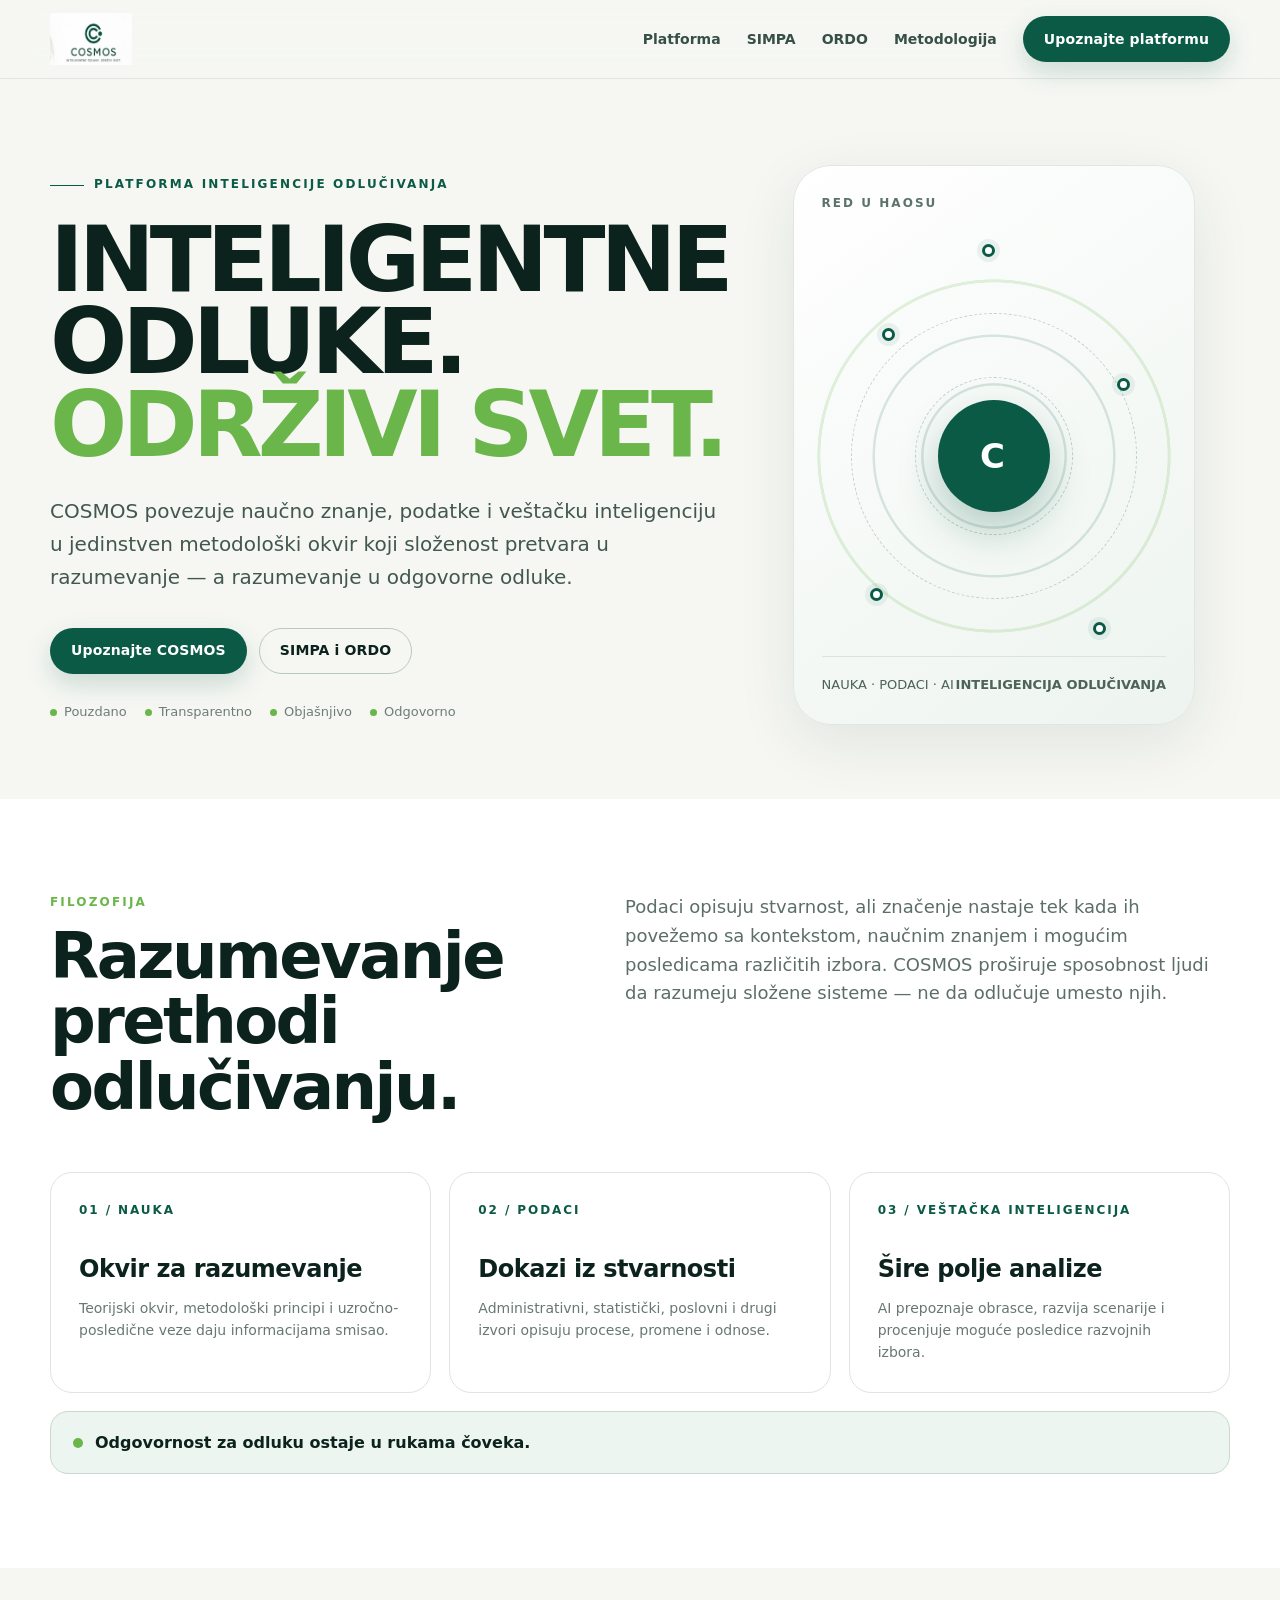
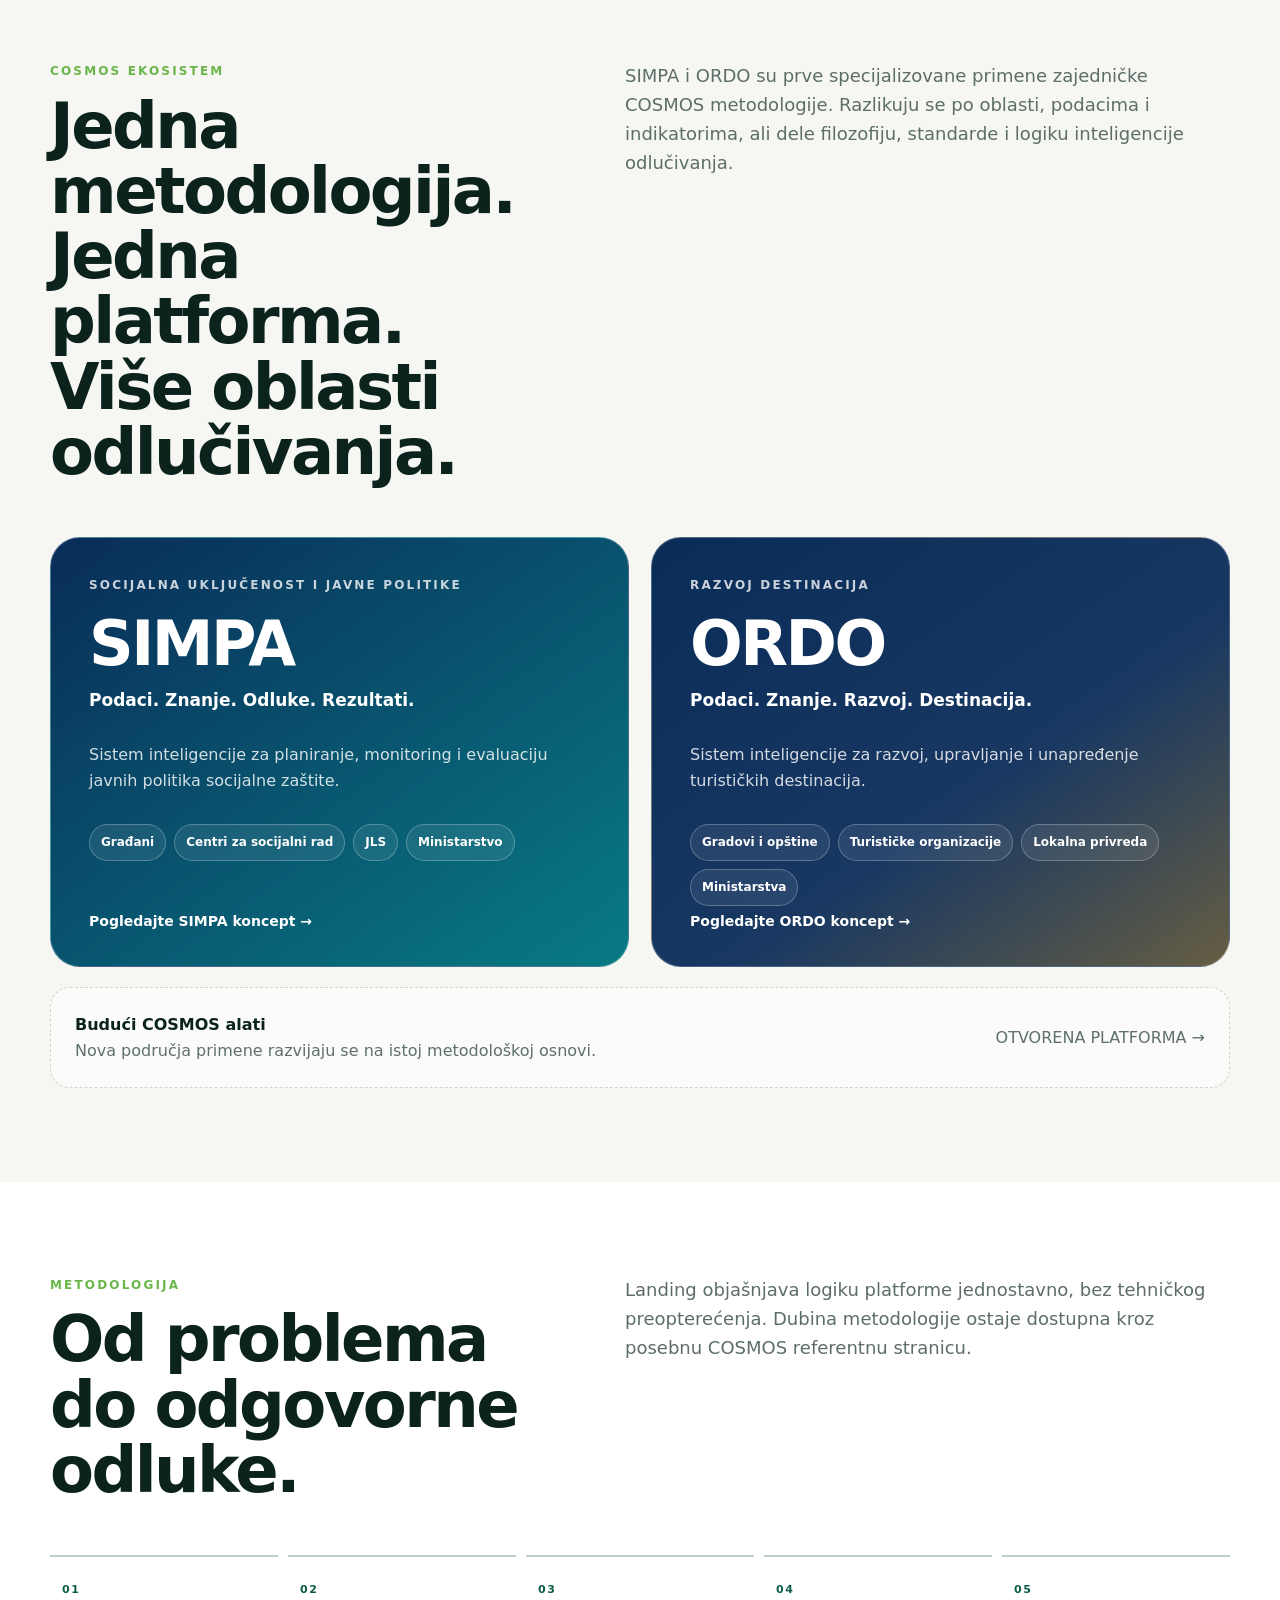
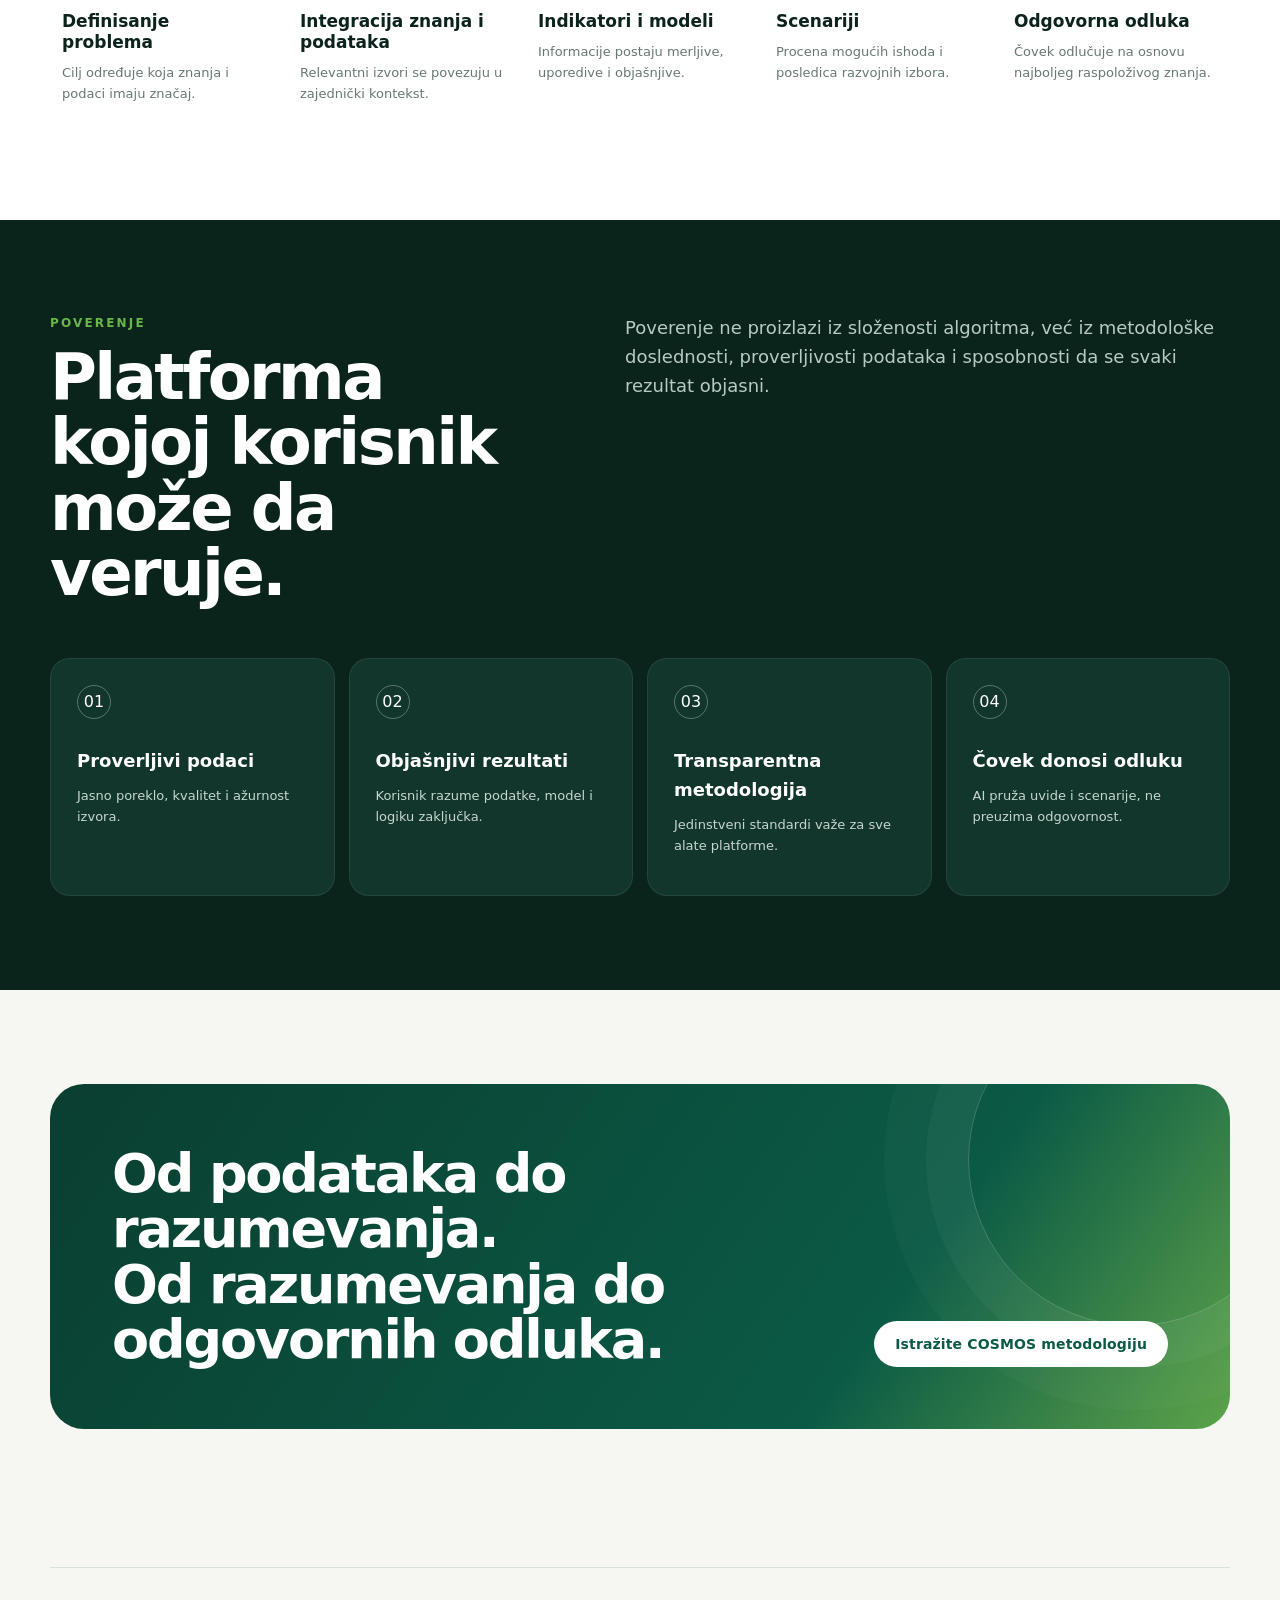
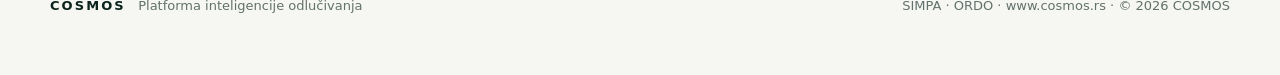
<file: reference-design/index.html>
<!doctype html>
<html lang="sr"><head><meta charset="utf-8"><meta name="viewport" content="width=device-width,initial-scale=1">
<title>COSMOS — Referentni landing page</title><link rel="stylesheet" href="assets/css/style.css"></head><body>

<header class="nav">
  <div class="container nav-inner">
    <a class="brand" href="index.html"><img src="assets/img/core_brand.png" alt="COSMOS"></a>
    <nav class="nav-links">
      <a href="index.html#platforma">Platforma</a>
      <a href="simpa.html">SIMPA</a>
      <a href="ordo.html">ORDO</a>
      <a href="cosmos.html">Metodologija</a>
      <a class="btn btn-primary" href="index.html#ekosistem">Upoznajte platformu</a>
    </nav>
  </div>
</header>

<main>
<section class="hero">
  <div class="container hero-grid">
    <div>
      <div class="eyebrow">Platforma inteligencije odlučivanja</div>
      <h1>INTELIGENTNE ODLUKE.<span>ODRŽIVI SVET.</span></h1>
      <p class="lead">COSMOS povezuje naučno znanje, podatke i veštačku inteligenciju u jedinstven metodološki okvir koji složenost pretvara u razumevanje — a razumevanje u odgovorne odluke.</p>
      <div class="hero-actions">
        <a class="btn btn-primary" href="#platforma">Upoznajte COSMOS</a>
        <a class="btn btn-secondary" href="#ekosistem">SIMPA i ORDO</a>
      </div>
      <div class="micro"><span><i></i>Pouzdano</span><span><i></i>Transparentno</span><span><i></i>Objašnjivo</span><span><i></i>Odgovorno</span></div>
    </div>
    <div class="orbit-card" aria-label="Apstraktni prikaz COSMOS sistema">
      <div class="label">Red u haosu</div>
      <div class="orbit"></div><div class="core-mark">C</div>
      <span class="node n1"></span><span class="node n2"></span><span class="node n3"></span><span class="node n4"></span><span class="node n5"></span>
      <div class="orbit-caption"><span>NAUKA · PODACI · AI</span><strong>INTELIGENCIJA ODLUČIVANJA</strong></div>
    </div>
  </div>
</section>

<section class="section white" id="platforma">
  <div class="container">
    <div class="section-title">
      <div><div class="kicker">Filozofija</div><h2>Razumevanje prethodi odlučivanju.</h2></div>
      <p>Podaci opisuju stvarnost, ali značenje nastaje tek kada ih povežemo sa kontekstom, naučnim znanjem i mogućim posledicama različitih izbora. COSMOS proširuje sposobnost ljudi da razumeju složene sisteme — ne da odlučuje umesto njih.</p>
    </div>
    <div class="pillars">
      <article class="pillar"><div class="num">01 / NAUKA</div><h3>Okvir za razumevanje</h3><p>Teorijski okvir, metodološki principi i uzročno-posledične veze daju informacijama smisao.</p></article>
      <article class="pillar"><div class="num">02 / PODACI</div><h3>Dokazi iz stvarnosti</h3><p>Administrativni, statistički, poslovni i drugi izvori opisuju procese, promene i odnose.</p></article>
      <article class="pillar"><div class="num">03 / VEŠTAČKA INTELIGENCIJA</div><h3>Šire polje analize</h3><p>AI prepoznaje obrasce, razvija scenarije i procenjuje moguće posledice razvojnih izbora.</p></article>
    </div>
    <div class="human-note">Odgovornost za odluku ostaje u rukama čoveka.</div>
  </div>
</section>

<section class="section" id="ekosistem">
  <div class="container">
    <div class="section-title">
      <div><div class="kicker">COSMOS ekosistem</div><h2>Jedna metodologija. Jedna platforma. Više oblasti odlučivanja.</h2></div>
      <p>SIMPA i ORDO su prve specijalizovane primene zajedničke COSMOS metodologije. Razlikuju se po oblasti, podacima i indikatorima, ali dele filozofiju, standarde i logiku inteligencije odlučivanja.</p>
    </div>
    <div class="ecosystem">
      <article class="product simpa">
        <div class="tag">Socijalna uključenost i javne politike</div>
        <h3>SIMPA</h3><div class="motto">Podaci. Znanje. Odluke. Rezultati.</div>
        <p>Sistem inteligencije za planiranje, monitoring i evaluaciju javnih politika socijalne zaštite.</p>
        <div class="chips"><span class="chip">Građani</span><span class="chip">Centri za socijalni rad</span><span class="chip">JLS</span><span class="chip">Ministarstvo</span></div>
        <a class="link" href="simpa.html">Pogledajte SIMPA koncept →</a>
      </article>
      <article class="product ordo">
        <div class="tag">Razvoj destinacija</div>
        <h3>ORDO</h3><div class="motto">Podaci. Znanje. Razvoj. Destinacija.</div>
        <p>Sistem inteligencije za razvoj, upravljanje i unapređenje turističkih destinacija.</p>
        <div class="chips"><span class="chip">Gradovi i opštine</span><span class="chip">Turističke organizacije</span><span class="chip">Lokalna privreda</span><span class="chip">Ministarstva</span></div>
        <a class="link" href="ordo.html">Pogledajte ORDO koncept →</a>
      </article>
    </div>
    <div class="future"><div><strong>Budući COSMOS alati</strong><br><span>Nova područja primene razvijaju se na istoj metodološkoj osnovi.</span></div><span>OTVORENA PLATFORMA →</span></div>
  </div>
</section>

<section class="section white">
  <div class="container">
    <div class="section-title">
      <div><div class="kicker">Metodologija</div><h2>Od problema do odgovorne odluke.</h2></div>
      <p>Landing objašnjava logiku platforme jednostavno, bez tehničkog preopterećenja. Dubina metodologije ostaje dostupna kroz posebnu COSMOS referentnu stranicu.</p>
    </div>
    <div class="steps">
      <div class="step"><div class="snum">01</div><h3>Definisanje problema</h3><p>Cilj određuje koja znanja i podaci imaju značaj.</p></div>
      <div class="step"><div class="snum">02</div><h3>Integracija znanja i podataka</h3><p>Relevantni izvori se povezuju u zajednički kontekst.</p></div>
      <div class="step"><div class="snum">03</div><h3>Indikatori i modeli</h3><p>Informacije postaju merljive, uporedive i objašnjive.</p></div>
      <div class="step"><div class="snum">04</div><h3>Scenariji</h3><p>Procena mogućih ishoda i posledica razvojnih izbora.</p></div>
      <div class="step"><div class="snum">05</div><h3>Odgovorna odluka</h3><p>Čovek odlučuje na osnovu najboljeg raspoloživog znanja.</p></div>
    </div>
  </div>
</section>

<section class="section dark">
  <div class="container">
    <div class="section-title">
      <div><div class="kicker">Poverenje</div><h2>Platforma kojoj korisnik može da veruje.</h2></div>
      <p>Poverenje ne proizlazi iz složenosti algoritma, već iz metodološke doslednosti, proverljivosti podataka i sposobnosti da se svaki rezultat objasni.</p>
    </div>
    <div class="trust-grid">
      <article class="trust"><div class="dot">01</div><h3>Proverljivi podaci</h3><p>Jasno poreklo, kvalitet i ažurnost izvora.</p></article>
      <article class="trust"><div class="dot">02</div><h3>Objašnjivi rezultati</h3><p>Korisnik razume podatke, model i logiku zaključka.</p></article>
      <article class="trust"><div class="dot">03</div><h3>Transparentna metodologija</h3><p>Jedinstveni standardi važe za sve alate platforme.</p></article>
      <article class="trust"><div class="dot">04</div><h3>Čovek donosi odluku</h3><p>AI pruža uvide i scenarije, ne preuzima odgovornost.</p></article>
    </div>
  </div>
</section>

<section class="section">
 <div class="container"><div class="cta"><h2>Od podataka do razumevanja.<br>Od razumevanja do odgovornih odluka.</h2><a class="btn btn-light" href="cosmos.html">Istražite COSMOS metodologiju</a></div></div>
</section>
</main>
<footer class="footer">
  <div class="container footer-inner">
    <div><strong>COSMOS</strong> &nbsp; Platforma inteligencije odlučivanja</div>
    <div>SIMPA · ORDO · www.cosmos.rs · © 2026 COSMOS</div>
  </div>
</footer>

</body></html>
</file>
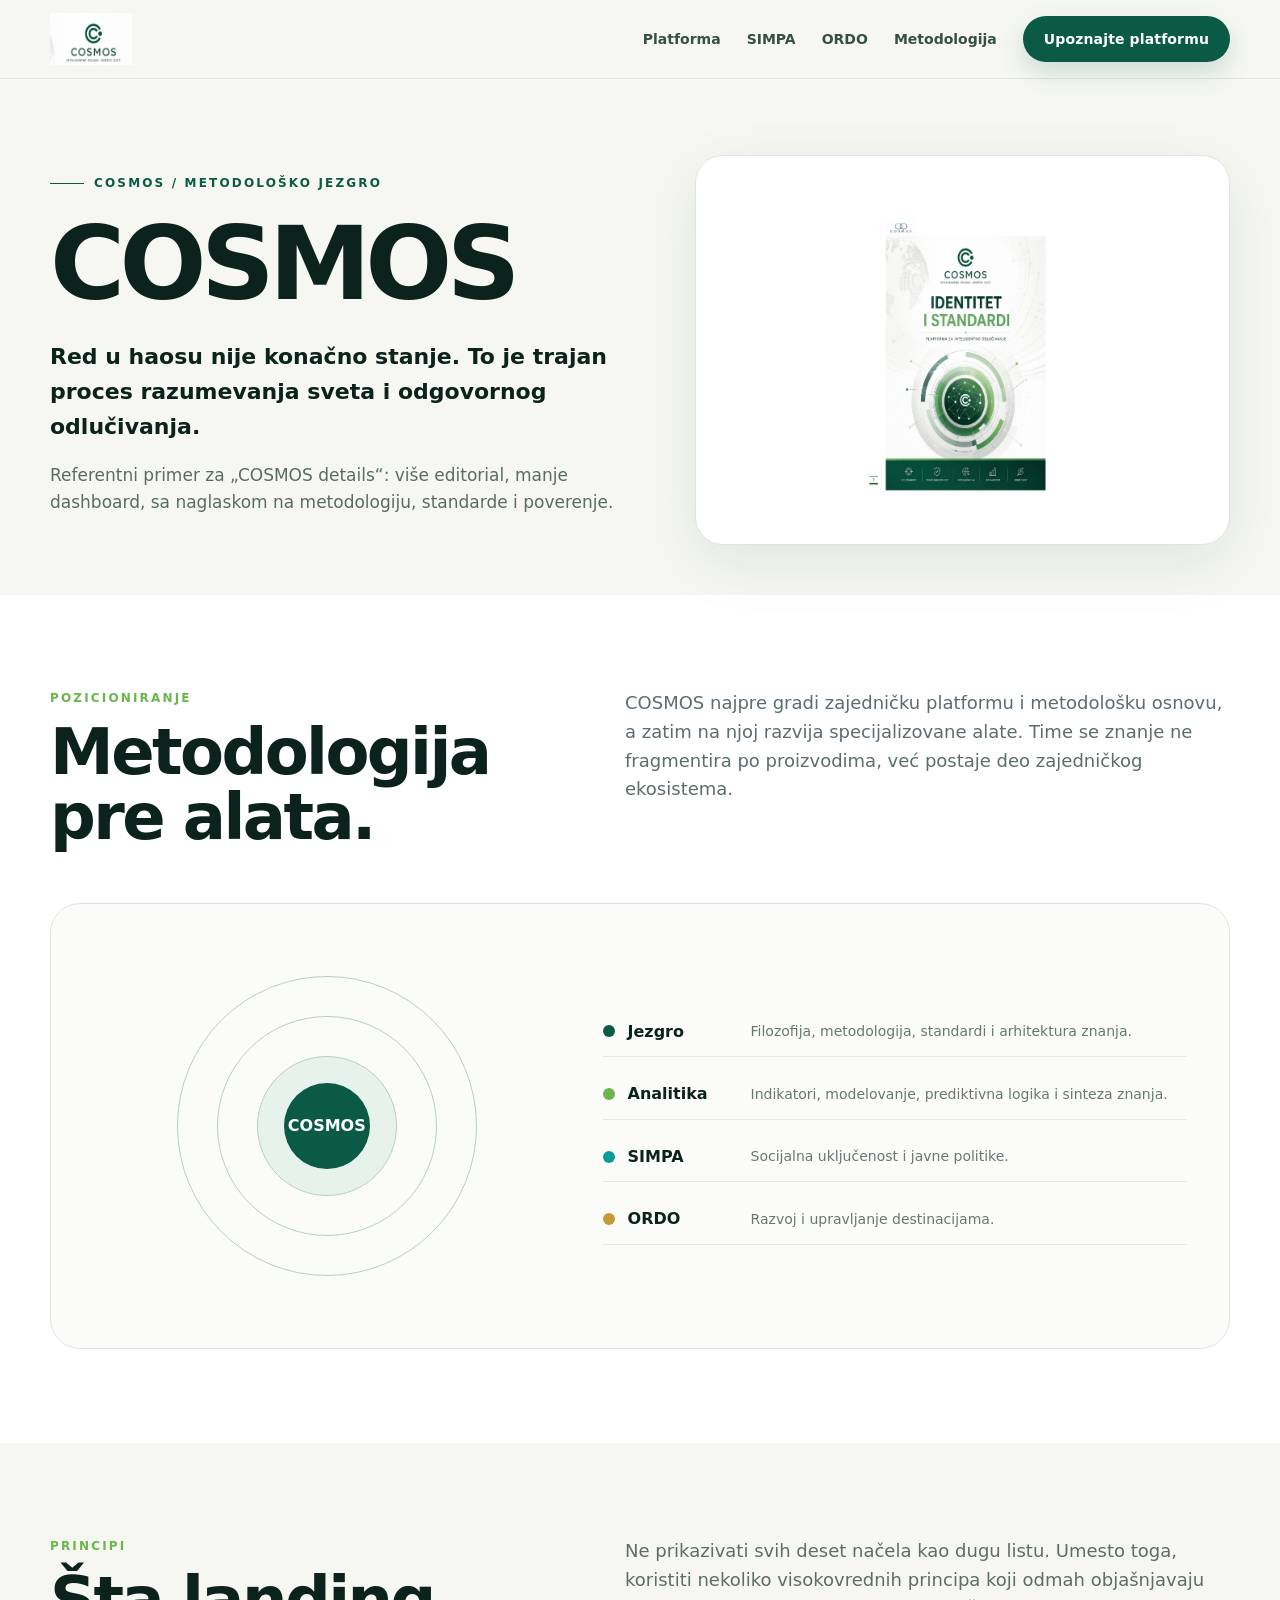
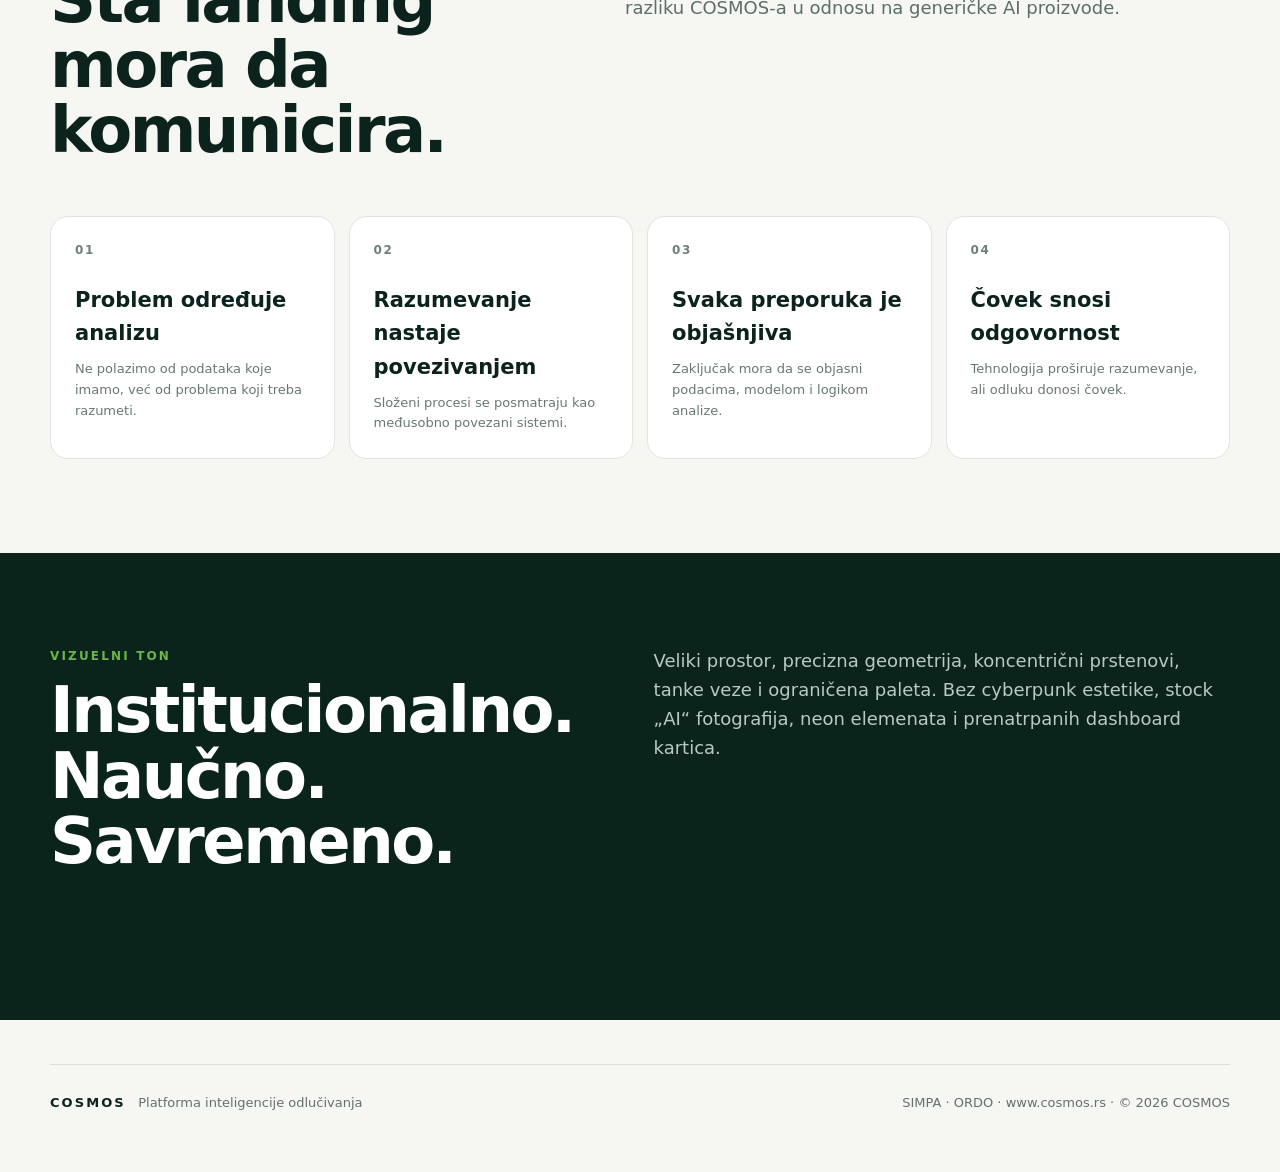
<file: reference-design/cosmos.html>
<!doctype html><html lang="sr"><head><meta charset="utf-8"><meta name="viewport" content="width=device-width,initial-scale=1">
<title>COSMOS — Detalj koncept</title><link rel="stylesheet" href="assets/css/style.css"></head><body>
<header class="nav">
  <div class="container nav-inner">
    <a class="brand" href="index.html"><img src="assets/img/core_brand.png" alt="COSMOS"></a>
    <nav class="nav-links">
      <a href="index.html#platforma">Platforma</a>
      <a href="simpa.html">SIMPA</a>
      <a href="ordo.html">ORDO</a>
      <a href="cosmos.html">Metodologija</a>
      <a class="btn btn-primary" href="index.html#ekosistem">Upoznajte platformu</a>
    </nav>
  </div>
</header>

<main>
<section class="detail-hero">
 <div class="container wrap">
  <div><div class="eyebrow">COSMOS / metodološko jezgro</div><h1>COSMOS</h1><p class="statement">Red u haosu nije konačno stanje. To je trajan proces razumevanja sveta i odgovornog odlučivanja.</p><p class="copy">Referentni primer za „COSMOS details“: više editorial, manje dashboard, sa naglaskom na metodologiju, standarde i poverenje.</p></div>
  <div class="brand-card"><img src="assets/img/core_cover.png" alt="COSMOS identitet i standardi — naslovna strana"></div>
 </div>
</section>
<section class="section white">
 <div class="container">
  <div class="section-title"><div><div class="kicker">Pozicioniranje</div><h2>Metodologija pre alata.</h2></div><p>COSMOS najpre gradi zajedničku platformu i metodološku osnovu, a zatim na njoj razvija specijalizovane alate. Time se znanje ne fragmentira po proizvodima, već postaje deo zajedničkog ekosistema.</p></div>
  <div class="system-map">
   <div class="rings"><div class="ring r1"></div><div class="ring r2"></div><div class="ring r3"></div><div class="ring-center">COSMOS</div></div>
   <div class="legend">
    <div class="legend-item"><span class="swatch" style="background:#0b5a46"></span><b>Jezgro</b><span>Filozofija, metodologija, standardi i arhitektura znanja.</span></div>
    <div class="legend-item"><span class="swatch" style="background:#6ab64a"></span><b>Analitika</b><span>Indikatori, modelovanje, prediktivna logika i sinteza znanja.</span></div>
    <div class="legend-item"><span class="swatch" style="background:#0b9c9a"></span><b>SIMPA</b><span>Socijalna uključenost i javne politike.</span></div>
    <div class="legend-item"><span class="swatch" style="background:#c59a3b"></span><b>ORDO</b><span>Razvoj i upravljanje destinacijama.</span></div>
   </div>
  </div>
 </div>
</section>
<section class="section">
 <div class="container">
  <div class="section-title"><div><div class="kicker">Principi</div><h2>Šta landing mora da komunicira.</h2></div><p>Ne prikazivati svih deset načela kao dugu listu. Umesto toga, koristiti nekoliko visokovrednih principa koji odmah objašnjavaju razliku COSMOS-a u odnosu na generičke AI proizvode.</p></div>
  <div class="metric-grid">
   <article class="metric"><div class="top">01</div><h3>Problem određuje analizu</h3><p>Ne polazimo od podataka koje imamo, već od problema koji treba razumeti.</p></article>
   <article class="metric"><div class="top">02</div><h3>Razumevanje nastaje povezivanjem</h3><p>Složeni procesi se posmatraju kao međusobno povezani sistemi.</p></article>
   <article class="metric"><div class="top">03</div><h3>Svaka preporuka je objašnjiva</h3><p>Zaključak mora da se objasni podacima, modelom i logikom analize.</p></article>
   <article class="metric"><div class="top">04</div><h3>Čovek snosi odgovornost</h3><p>Tehnologija proširuje razumevanje, ali odluku donosi čovek.</p></article>
  </div>
 </div>
</section>
<section class="section dark">
 <div class="container"><div class="section-title"><div><div class="kicker">Vizuelni ton</div><h2>Institucionalno. Naučno. Savremeno.</h2></div><p>Veliki prostor, precizna geometrija, koncentrični prstenovi, tanke veze i ograničena paleta. Bez cyberpunk estetike, stock „AI“ fotografija, neon elemenata i prenatrpanih dashboard kartica.</p></div></div>
</section>
</main>
<footer class="footer">
  <div class="container footer-inner">
    <div><strong>COSMOS</strong> &nbsp; Platforma inteligencije odlučivanja</div>
    <div>SIMPA · ORDO · www.cosmos.rs · © 2026 COSMOS</div>
  </div>
</footer>
</body></html>
</file>
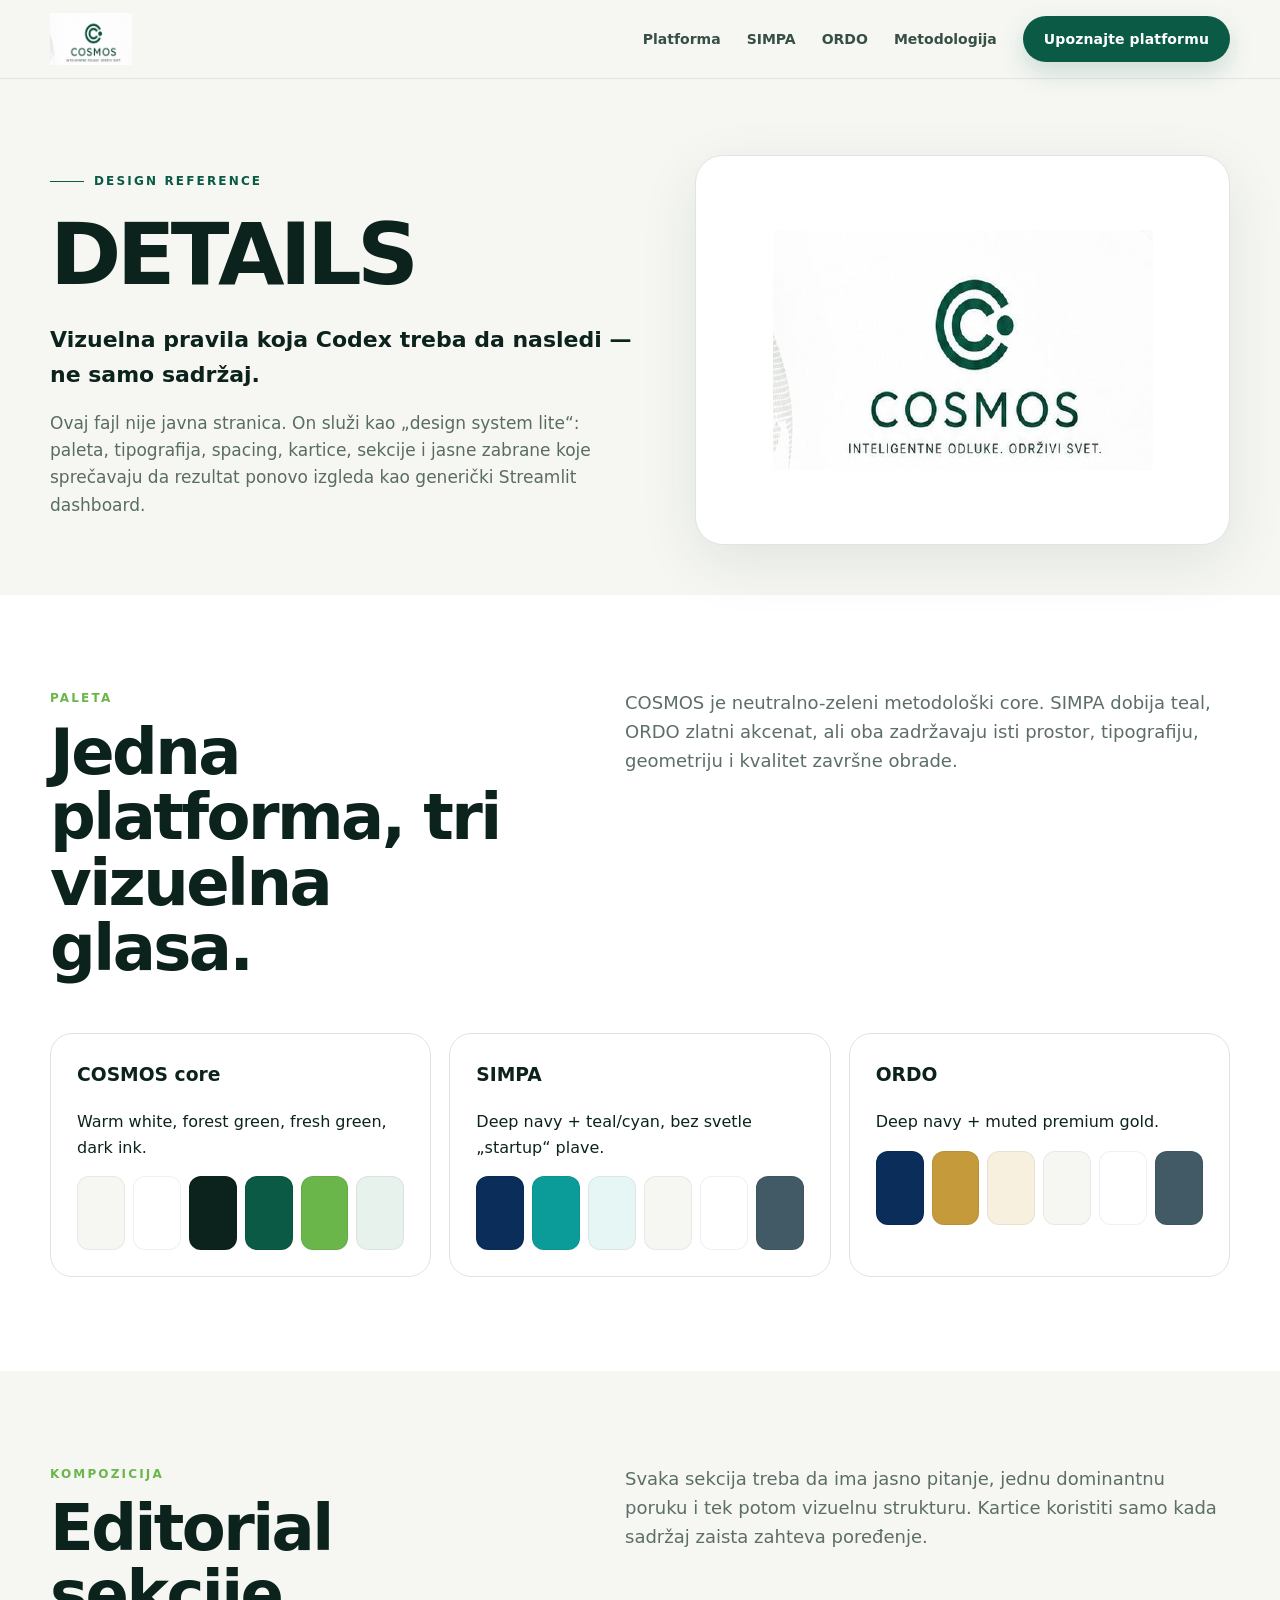
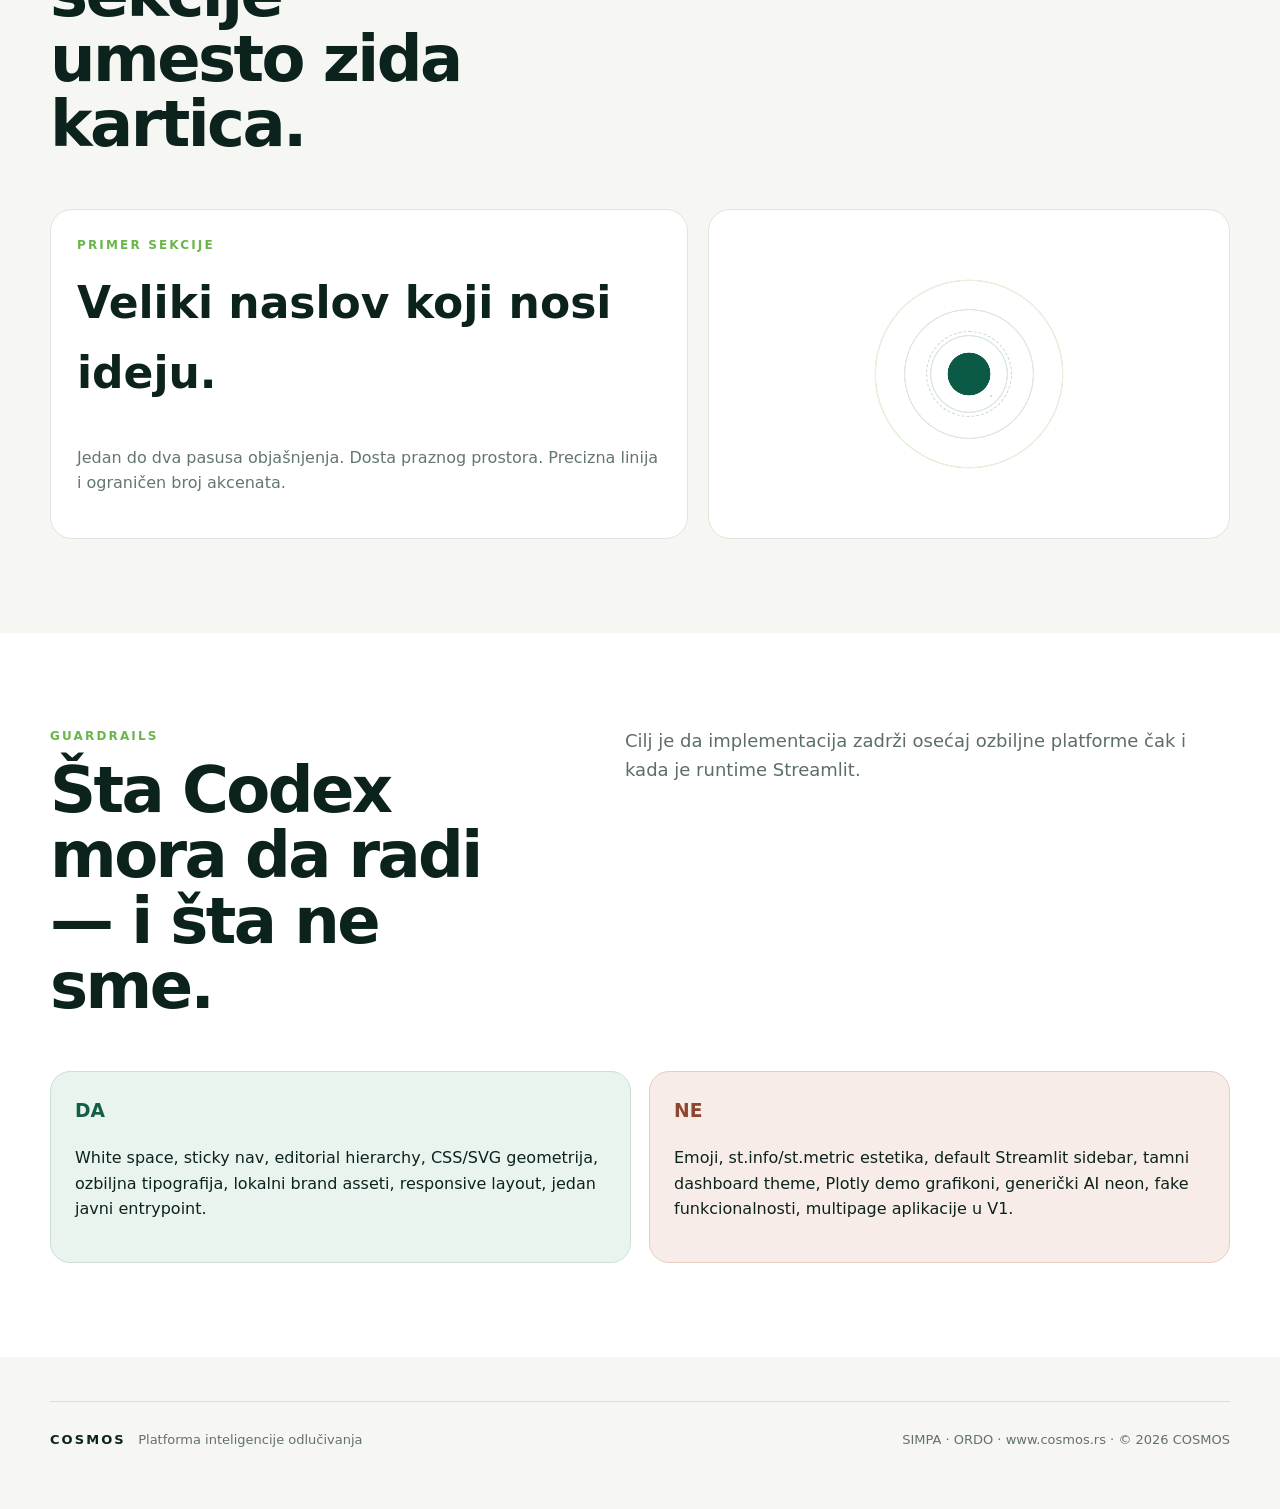
<file: reference-design/details.html>
<!doctype html><html lang="sr"><head><meta charset="utf-8"><meta name="viewport" content="width=device-width,initial-scale=1">
<title>COSMOS — Design details</title><link rel="stylesheet" href="assets/css/style.css"></head><body>
<header class="nav">
  <div class="container nav-inner">
    <a class="brand" href="index.html"><img src="assets/img/core_brand.png" alt="COSMOS"></a>
    <nav class="nav-links">
      <a href="index.html#platforma">Platforma</a>
      <a href="simpa.html">SIMPA</a>
      <a href="ordo.html">ORDO</a>
      <a href="cosmos.html">Metodologija</a>
      <a class="btn btn-primary" href="index.html#ekosistem">Upoznajte platformu</a>
    </nav>
  </div>
</header>

<main>
<section class="detail-hero">
 <div class="container wrap">
  <div><div class="eyebrow">Design reference</div><h1 style="font-size:86px">DETAILS</h1><p class="statement">Vizuelna pravila koja Codex treba da nasledi — ne samo sadržaj.</p><p class="copy">Ovaj fajl nije javna stranica. On služi kao „design system lite“: paleta, tipografija, spacing, kartice, sekcije i jasne zabrane koje sprečavaju da rezultat ponovo izgleda kao generički Streamlit dashboard.</p></div>
  <div class="brand-card"><img src="assets/img/core_brand.png" alt="COSMOS brand"></div>
 </div>
</section>
<section class="section white">
 <div class="container">
  <div class="section-title"><div><div class="kicker">Paleta</div><h2>Jedna platforma, tri vizuelna glasa.</h2></div><p>COSMOS je neutralno-zeleni metodološki core. SIMPA dobija teal, ORDO zlatni akcenat, ali oba zadržavaju isti prostor, tipografiju, geometriju i kvalitet završne obrade.</p></div>
  <div class="design-grid">
   <div class="design-card"><h3>COSMOS core</h3><p>Warm white, forest green, fresh green, dark ink.</p><div class="palette"><div class="color" style="background:#f6f7f3"></div><div class="color" style="background:#ffffff"></div><div class="color" style="background:#0c231d"></div><div class="color" style="background:#0b5a46"></div><div class="color" style="background:#6ab64a"></div><div class="color" style="background:#e8f2ec"></div></div></div>
   <div class="design-card"><h3>SIMPA</h3><p>Deep navy + teal/cyan, bez svetle „startup“ plave.</p><div class="palette"><div class="color" style="background:#0a2d59"></div><div class="color" style="background:#0b9c9a"></div><div class="color" style="background:#e6f6f5"></div><div class="color" style="background:#f6f7f3"></div><div class="color" style="background:#ffffff"></div><div class="color" style="background:#415a66"></div></div></div>
   <div class="design-card"><h3>ORDO</h3><p>Deep navy + muted premium gold.</p><div class="palette"><div class="color" style="background:#0a2d59"></div><div class="color" style="background:#c59a3b"></div><div class="color" style="background:#f7f0df"></div><div class="color" style="background:#f6f7f3"></div><div class="color" style="background:#ffffff"></div><div class="color" style="background:#415a66"></div></div></div>
  </div>
 </div>
</section>
<section class="section">
 <div class="container">
  <div class="section-title"><div><div class="kicker">Kompozicija</div><h2>Editorial sekcije umesto zida kartica.</h2></div><p>Svaka sekcija treba da ima jasno pitanje, jednu dominantnu poruku i tek potom vizuelnu strukturu. Kartice koristiti samo kada sadržaj zaista zahteva poređenje.</p></div>
  <div class="patterns">
   <div class="pattern-demo"><div class="kicker">Primer sekcije</div><h2 style="font-size:44px;max-width:620px">Veliki naslov koji nosi ideju.</h2><p style="max-width:650px;color:#64766e">Jedan do dva pasusa objašnjenja. Dosta praznog prostora. Precizna linija i ograničen broj akcenata.</p></div>
   <div class="pattern-demo"><div class="orbit" style="width:230px;height:230px;position:relative;left:50%;top:50%;transform:translate(-50%,-50%)"></div></div>
  </div>
 </div>
</section>
<section class="section white">
 <div class="container">
  <div class="section-title"><div><div class="kicker">Guardrails</div><h2>Šta Codex mora da radi — i šta ne sme.</h2></div><p>Cilj je da implementacija zadrži osećaj ozbiljne platforme čak i kada je runtime Streamlit.</p></div>
  <div class="do-dont">
   <div class="do"><h3>DA</h3><p>White space, sticky nav, editorial hierarchy, CSS/SVG geometrija, ozbiljna tipografija, lokalni brand asseti, responsive layout, jedan javni entrypoint.</p></div>
   <div class="dont"><h3>NE</h3><p>Emoji, st.info/st.metric estetika, default Streamlit sidebar, tamni dashboard theme, Plotly demo grafikoni, generički AI neon, fake funkcionalnosti, multipage aplikacije u V1.</p></div>
  </div>
 </div>
</section>
</main>
<footer class="footer">
  <div class="container footer-inner">
    <div><strong>COSMOS</strong> &nbsp; Platforma inteligencije odlučivanja</div>
    <div>SIMPA · ORDO · www.cosmos.rs · © 2026 COSMOS</div>
  </div>
</footer>
</body></html>
</file>
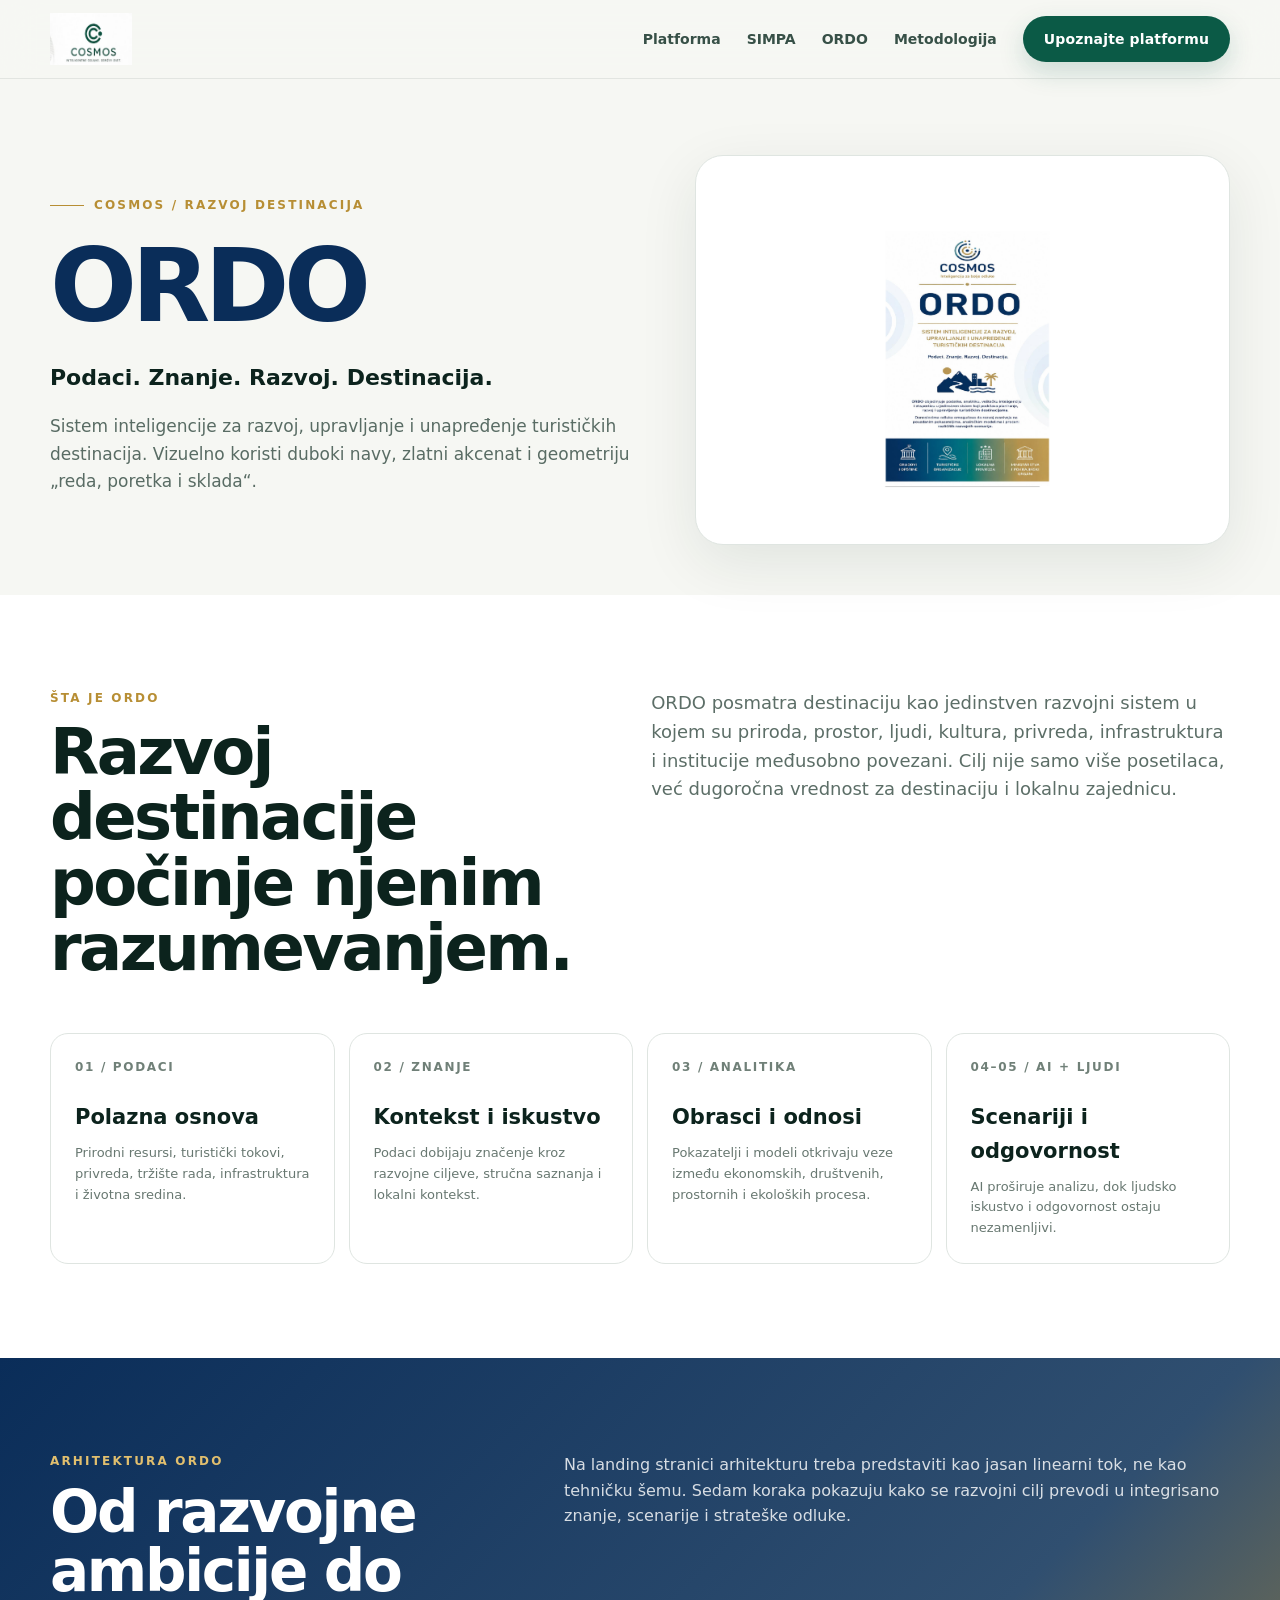
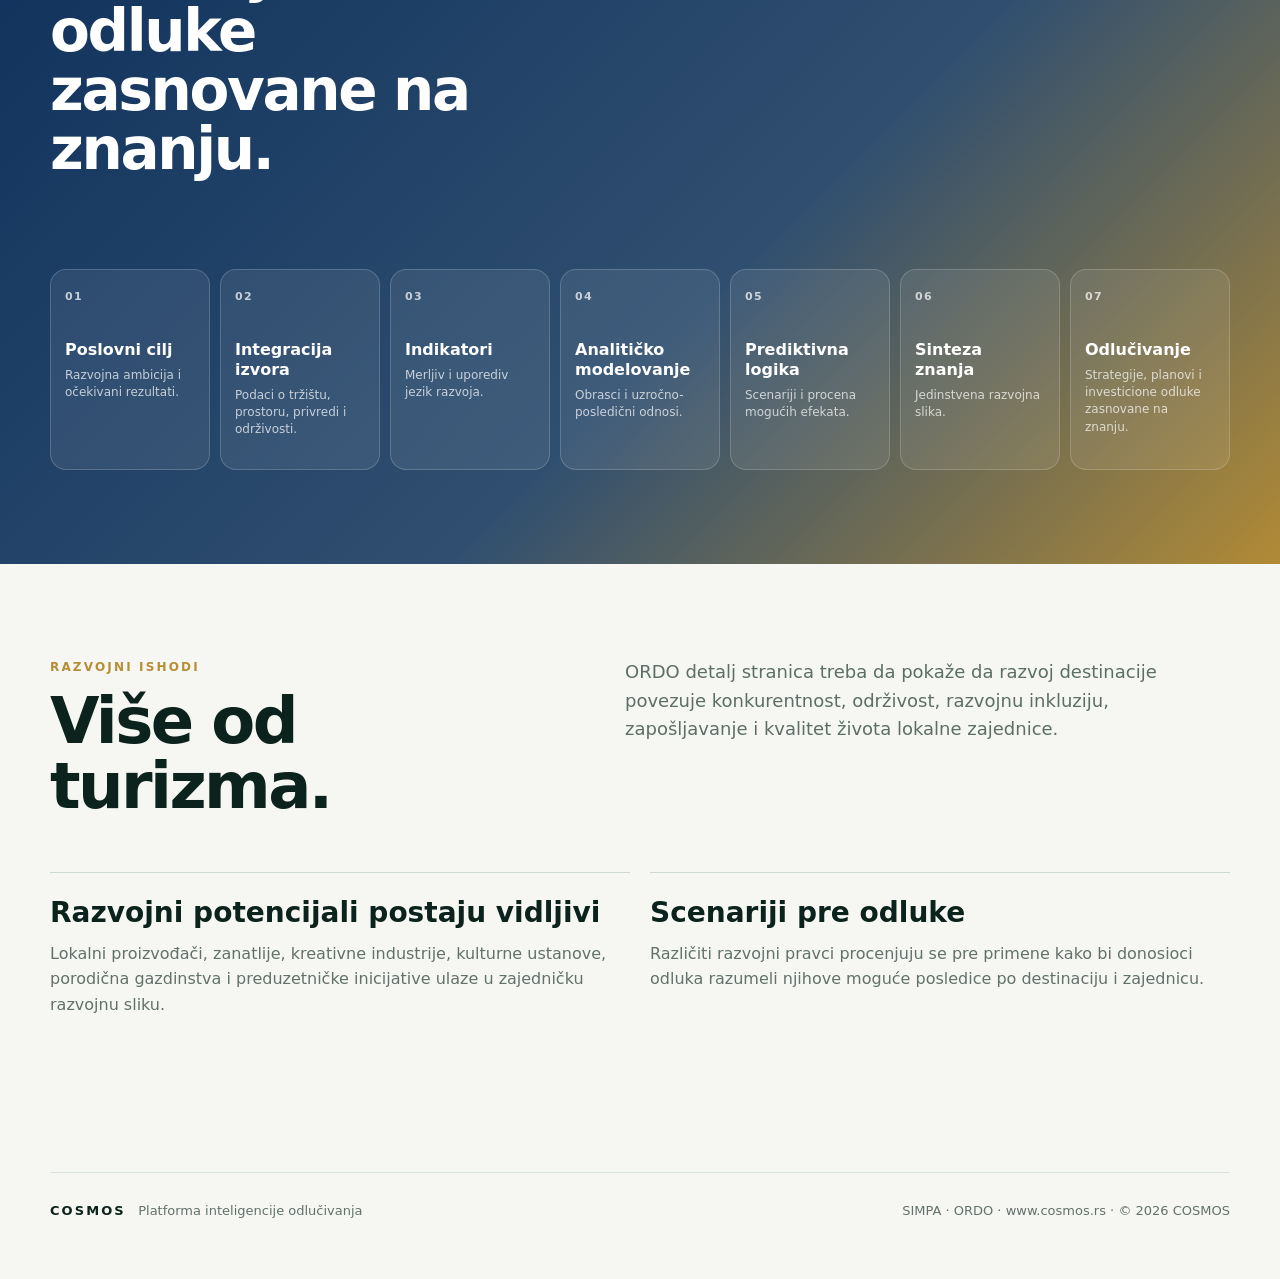
<file: reference-design/ordo.html>
<!doctype html><html lang="sr"><head><meta charset="utf-8"><meta name="viewport" content="width=device-width,initial-scale=1">
<title>ORDO — Referentni detalj</title><link rel="stylesheet" href="assets/css/style.css"></head><body>
<header class="nav">
  <div class="container nav-inner">
    <a class="brand" href="index.html"><img src="assets/img/core_brand.png" alt="COSMOS"></a>
    <nav class="nav-links">
      <a href="index.html#platforma">Platforma</a>
      <a href="simpa.html">SIMPA</a>
      <a href="ordo.html">ORDO</a>
      <a href="cosmos.html">Metodologija</a>
      <a class="btn btn-primary" href="index.html#ekosistem">Upoznajte platformu</a>
    </nav>
  </div>
</header>

<main>
<section class="detail-hero ordo">
 <div class="container wrap">
  <div><div class="eyebrow" style="color:#b78e34">COSMOS / razvoj destinacija</div><h1>ORDO</h1><p class="statement">Podaci. Znanje. Razvoj. Destinacija.</p><p class="copy">Sistem inteligencije za razvoj, upravljanje i unapređenje turističkih destinacija. Vizuelno koristi duboki navy, zlatni akcenat i geometriju „reda, poretka i sklada“.</p></div>
  <div class="brand-card"><img src="assets/img/ordo_cover.png" alt="ORDO naslovna strana"></div>
 </div>
</section>
<section class="section white">
 <div class="container">
  <div class="section-title"><div><div class="kicker" style="color:#b78e34">Šta je ORDO</div><h2>Razvoj destinacije počinje njenim razumevanjem.</h2></div><p>ORDO posmatra destinaciju kao jedinstven razvojni sistem u kojem su priroda, prostor, ljudi, kultura, privreda, infrastruktura i institucije međusobno povezani. Cilj nije samo više posetilaca, već dugoročna vrednost za destinaciju i lokalnu zajednicu.</p></div>
  <div class="metric-grid">
   <article class="metric"><div class="top">01 / Podaci</div><h3>Polazna osnova</h3><p>Prirodni resursi, turistički tokovi, privreda, tržište rada, infrastruktura i životna sredina.</p></article>
   <article class="metric"><div class="top">02 / Znanje</div><h3>Kontekst i iskustvo</h3><p>Podaci dobijaju značenje kroz razvojne ciljeve, stručna saznanja i lokalni kontekst.</p></article>
   <article class="metric"><div class="top">03 / Analitika</div><h3>Obrasci i odnosi</h3><p>Pokazatelji i modeli otkrivaju veze između ekonomskih, društvenih, prostornih i ekoloških procesa.</p></article>
   <article class="metric"><div class="top">04–05 / AI + ljudi</div><h3>Scenariji i odgovornost</h3><p>AI proširuje analizu, dok ljudsko iskustvo i odgovornost ostaju nezamenljivi.</p></article>
  </div>
 </div>
</section>
<section class="section ordo-band">
 <div class="container">
  <div class="band-grid"><div><div class="kicker" style="color:#e1bf6e">Arhitektura ORDO</div><h2>Od razvojne ambicije do odluke zasnovane na znanju.</h2></div><p>Na landing stranici arhitekturu treba predstaviti kao jasan linearni tok, ne kao tehničku šemu. Sedam koraka pokazuju kako se razvojni cilj prevodi u integrisano znanje, scenarije i strateške odluke.</p></div>
  <div class="flow seven">
   <div class="flow-card"><div class="num">01</div><h3>Poslovni cilj</h3><p>Razvojna ambicija i očekivani rezultati.</p></div>
   <div class="flow-card"><div class="num">02</div><h3>Integracija izvora</h3><p>Podaci o tržištu, prostoru, privredi i održivosti.</p></div>
   <div class="flow-card"><div class="num">03</div><h3>Indikatori</h3><p>Merljiv i uporediv jezik razvoja.</p></div>
   <div class="flow-card"><div class="num">04</div><h3>Analitičko modelovanje</h3><p>Obrasci i uzročno-posledični odnosi.</p></div>
   <div class="flow-card"><div class="num">05</div><h3>Prediktivna logika</h3><p>Scenariji i procena mogućih efekata.</p></div>
   <div class="flow-card"><div class="num">06</div><h3>Sinteza znanja</h3><p>Jedinstvena razvojna slika.</p></div>
   <div class="flow-card"><div class="num">07</div><h3>Odlučivanje</h3><p>Strategije, planovi i investicione odluke zasnovane na znanju.</p></div>
  </div>
 </div>
</section>
<section class="section">
 <div class="container">
  <div class="section-title"><div><div class="kicker" style="color:#b78e34">Razvojni ishodi</div><h2>Više od turizma.</h2></div><p>ORDO detalj stranica treba da pokaže da razvoj destinacije povezuje konkurentnost, održivost, razvojnu inkluziju, zapošljavanje i kvalitet života lokalne zajednice.</p></div>
  <div class="two-col">
   <div class="editorial"><h3>Razvojni potencijali postaju vidljivi</h3><p>Lokalni proizvođači, zanatlije, kreativne industrije, kulturne ustanove, porodična gazdinstva i preduzetničke inicijative ulaze u zajedničku razvojnu sliku.</p></div>
   <div class="editorial"><h3>Scenariji pre odluke</h3><p>Različiti razvojni pravci procenjuju se pre primene kako bi donosioci odluka razumeli njihove moguće posledice po destinaciju i zajednicu.</p></div>
  </div>
 </div>
</section>
</main>
<footer class="footer">
  <div class="container footer-inner">
    <div><strong>COSMOS</strong> &nbsp; Platforma inteligencije odlučivanja</div>
    <div>SIMPA · ORDO · www.cosmos.rs · © 2026 COSMOS</div>
  </div>
</footer>
</body></html>
</file>
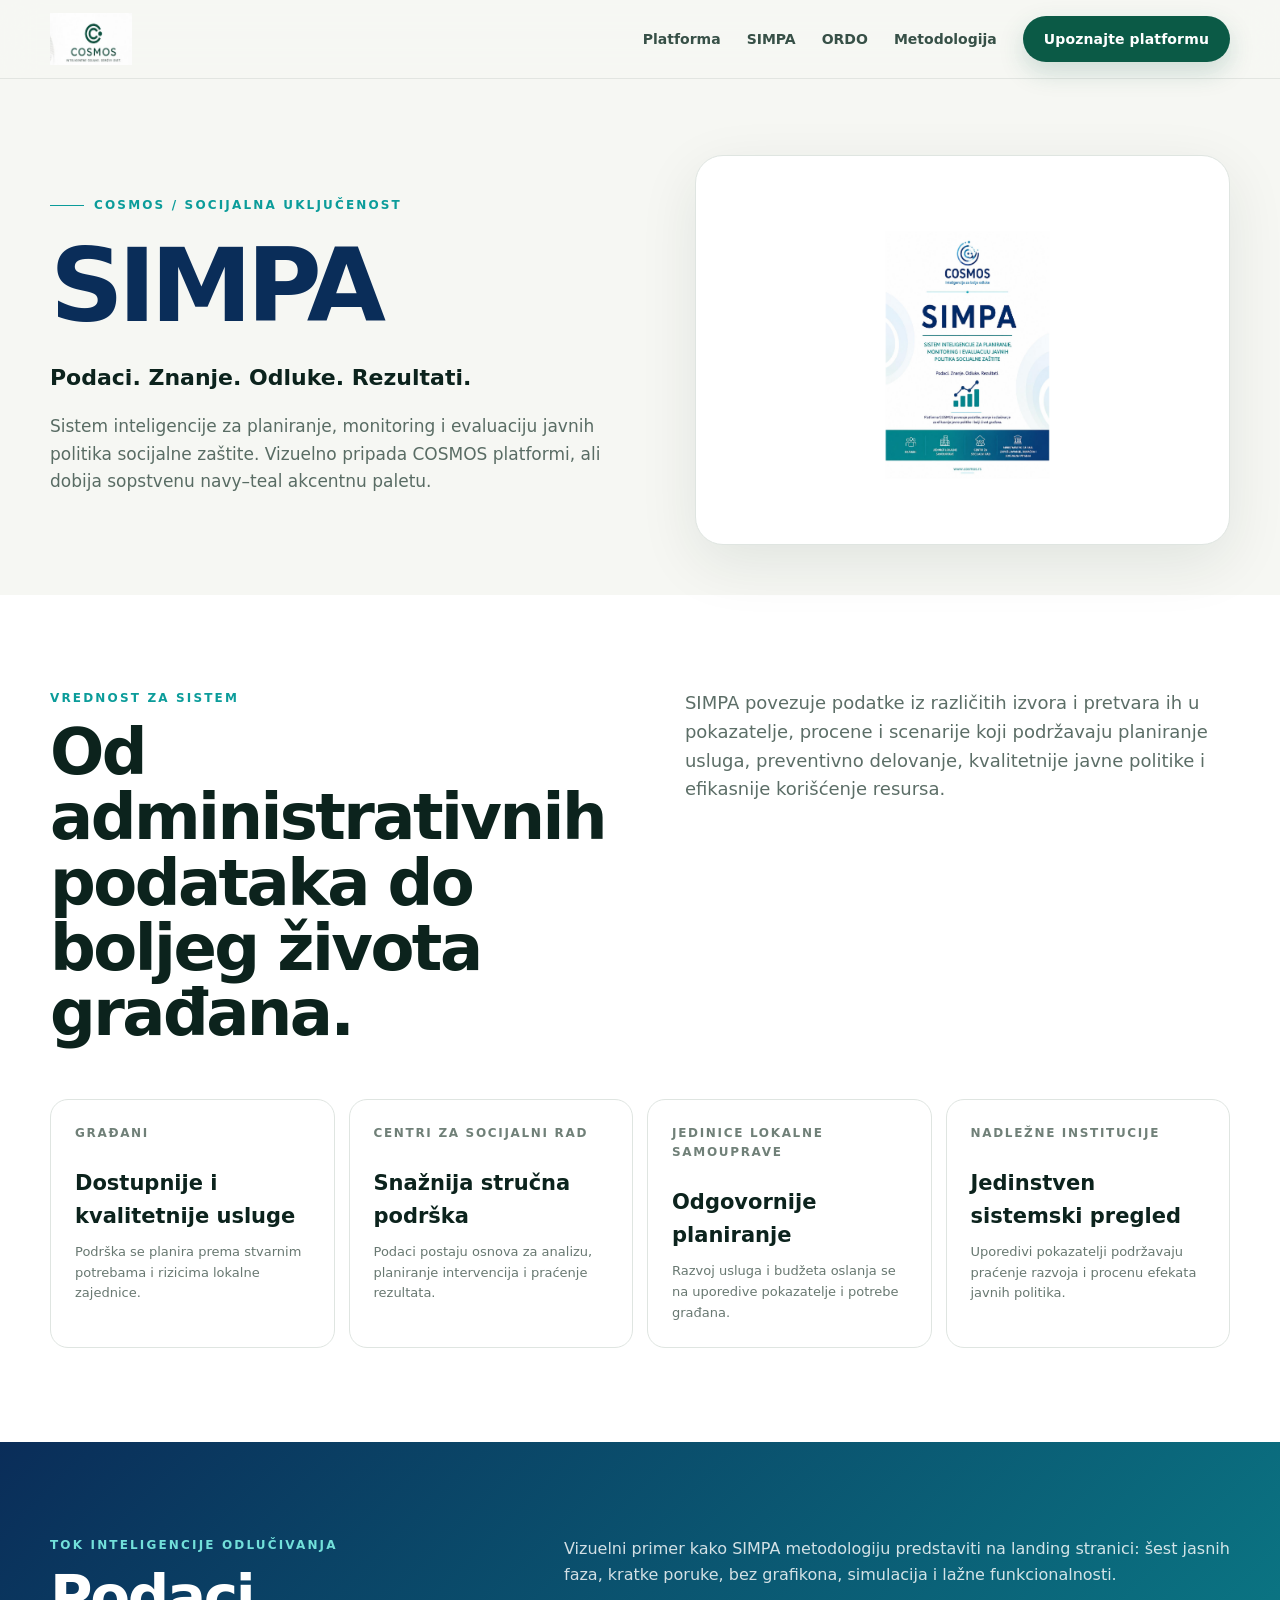
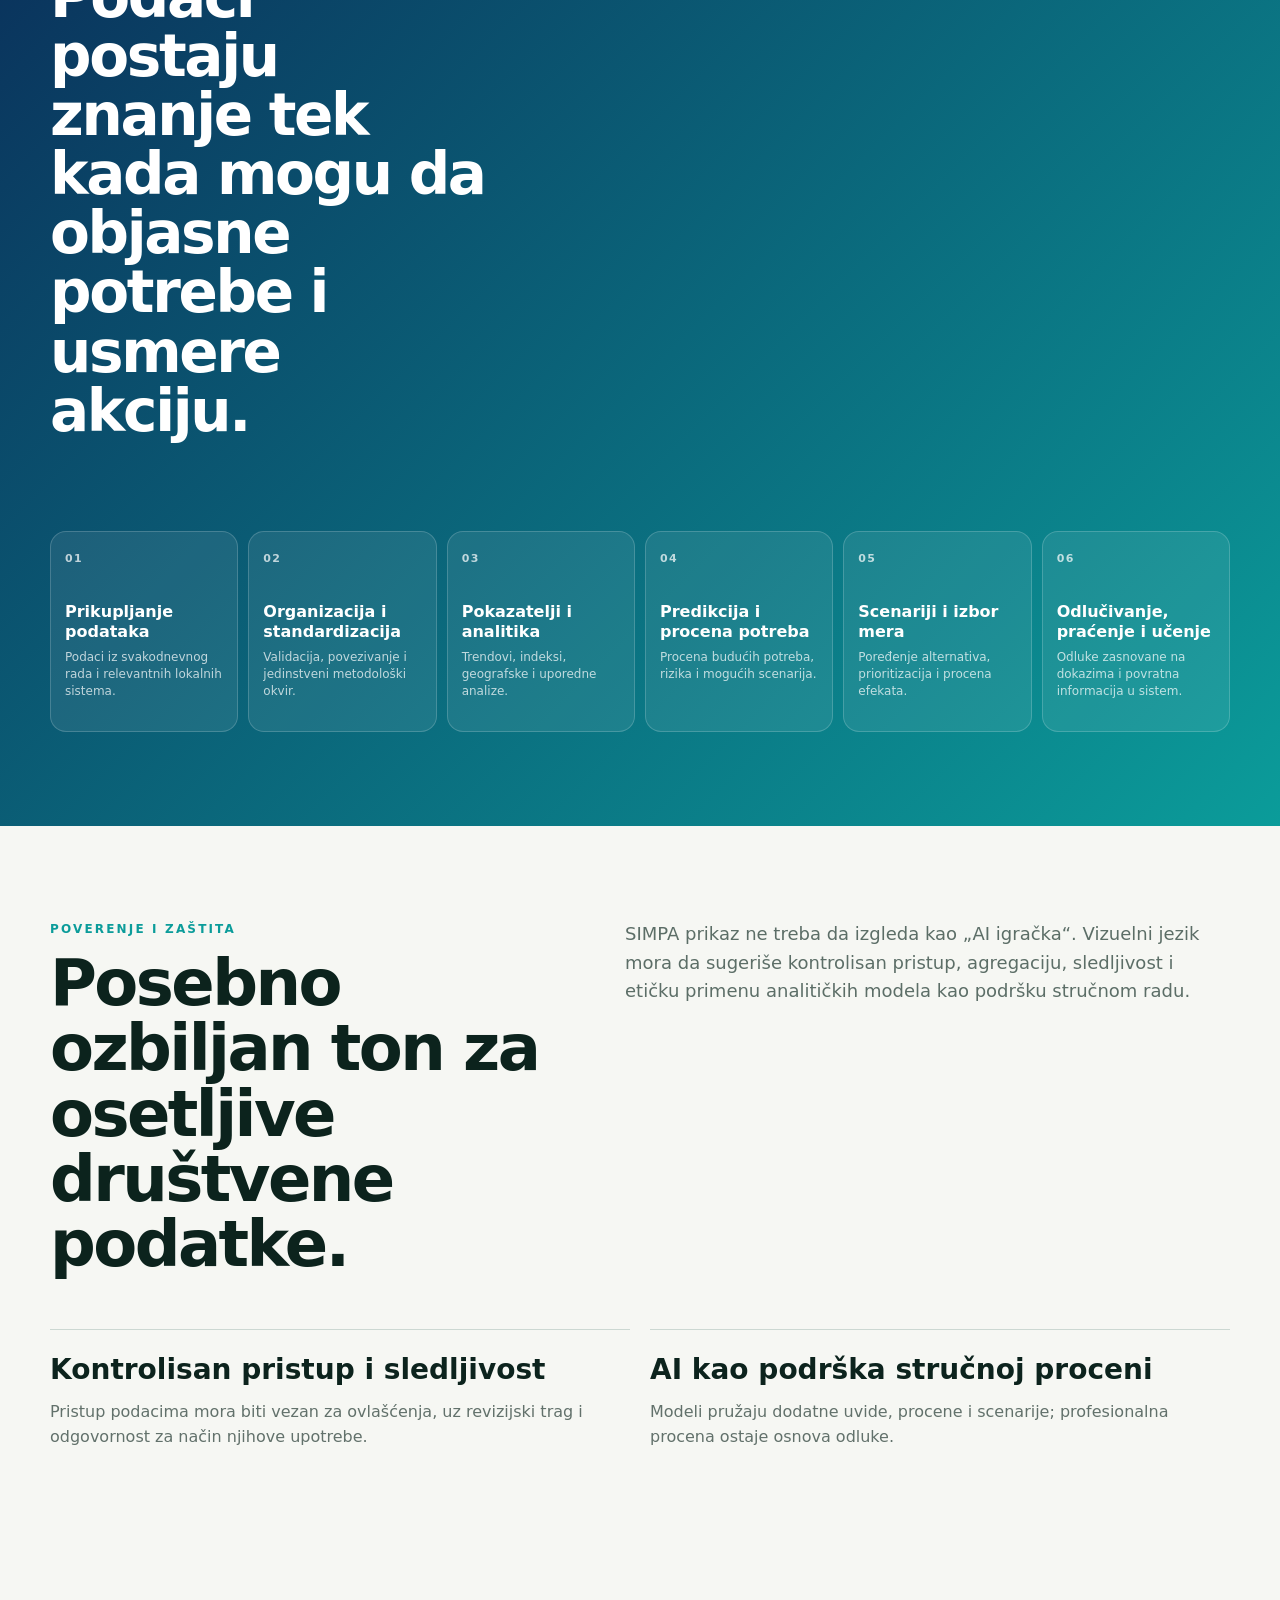
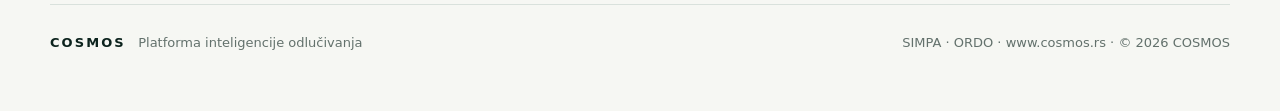
<file: reference-design/simpa.html>
<!doctype html><html lang="sr"><head><meta charset="utf-8"><meta name="viewport" content="width=device-width,initial-scale=1">
<title>SIMPA — Referentni detalj</title><link rel="stylesheet" href="assets/css/style.css"></head><body>
<header class="nav">
  <div class="container nav-inner">
    <a class="brand" href="index.html"><img src="assets/img/core_brand.png" alt="COSMOS"></a>
    <nav class="nav-links">
      <a href="index.html#platforma">Platforma</a>
      <a href="simpa.html">SIMPA</a>
      <a href="ordo.html">ORDO</a>
      <a href="cosmos.html">Metodologija</a>
      <a class="btn btn-primary" href="index.html#ekosistem">Upoznajte platformu</a>
    </nav>
  </div>
</header>

<main>
<section class="detail-hero simpa">
 <div class="container wrap">
  <div><div class="eyebrow" style="color:#0b9c9a">COSMOS / socijalna uključenost</div><h1>SIMPA</h1><p class="statement">Podaci. Znanje. Odluke. Rezultati.</p><p class="copy">Sistem inteligencije za planiranje, monitoring i evaluaciju javnih politika socijalne zaštite. Vizuelno pripada COSMOS platformi, ali dobija sopstvenu navy–teal akcentnu paletu.</p></div>
  <div class="brand-card"><img src="assets/img/simpa_cover.png" alt="SIMPA naslovna strana"></div>
 </div>
</section>
<section class="section white">
 <div class="container">
  <div class="section-title"><div><div class="kicker" style="color:#0b9c9a">Vrednost za sistem</div><h2>Od administrativnih podataka do boljeg života građana.</h2></div><p>SIMPA povezuje podatke iz različitih izvora i pretvara ih u pokazatelje, procene i scenarije koji podržavaju planiranje usluga, preventivno delovanje, kvalitetnije javne politike i efikasnije korišćenje resursa.</p></div>
  <div class="metric-grid">
   <article class="metric"><div class="top">Građani</div><h3>Dostupnije i kvalitetnije usluge</h3><p>Podrška se planira prema stvarnim potrebama i rizicima lokalne zajednice.</p></article>
   <article class="metric"><div class="top">Centri za socijalni rad</div><h3>Snažnija stručna podrška</h3><p>Podaci postaju osnova za analizu, planiranje intervencija i praćenje rezultata.</p></article>
   <article class="metric"><div class="top">Jedinice lokalne samouprave</div><h3>Odgovornije planiranje</h3><p>Razvoj usluga i budžeta oslanja se na uporedive pokazatelje i potrebe građana.</p></article>
   <article class="metric"><div class="top">Nadležne institucije</div><h3>Jedinstven sistemski pregled</h3><p>Uporedivi pokazatelji podržavaju praćenje razvoja i procenu efekata javnih politika.</p></article>
  </div>
 </div>
</section>
<section class="section simpa-band">
 <div class="container">
  <div class="band-grid"><div><div class="kicker" style="color:#72e0da">Tok inteligencije odlučivanja</div><h2>Podaci postaju znanje tek kada mogu da objasne potrebe i usmere akciju.</h2></div><p>Vizuelni primer kako SIMPA metodologiju predstaviti na landing stranici: šest jasnih faza, kratke poruke, bez grafikona, simulacija i lažne funkcionalnosti.</p></div>
  <div class="flow">
   <div class="flow-card"><div class="num">01</div><h3>Prikupljanje podataka</h3><p>Podaci iz svakodnevnog rada i relevantnih lokalnih sistema.</p></div>
   <div class="flow-card"><div class="num">02</div><h3>Organizacija i standardizacija</h3><p>Validacija, povezivanje i jedinstveni metodološki okvir.</p></div>
   <div class="flow-card"><div class="num">03</div><h3>Pokazatelji i analitika</h3><p>Trendovi, indeksi, geografske i uporedne analize.</p></div>
   <div class="flow-card"><div class="num">04</div><h3>Predikcija i procena potreba</h3><p>Procena budućih potreba, rizika i mogućih scenarija.</p></div>
   <div class="flow-card"><div class="num">05</div><h3>Scenariji i izbor mera</h3><p>Poređenje alternativa, prioritizacija i procena efekata.</p></div>
   <div class="flow-card"><div class="num">06</div><h3>Odlučivanje, praćenje i učenje</h3><p>Odluke zasnovane na dokazima i povratna informacija u sistem.</p></div>
  </div>
 </div>
</section>
<section class="section">
 <div class="container">
  <div class="section-title"><div><div class="kicker" style="color:#0b9c9a">Poverenje i zaštita</div><h2>Posebno ozbiljan ton za osetljive društvene podatke.</h2></div><p>SIMPA prikaz ne treba da izgleda kao „AI igračka“. Vizuelni jezik mora da sugeriše kontrolisan pristup, agregaciju, sledljivost i etičku primenu analitičkih modela kao podršku stručnom radu.</p></div>
  <div class="two-col">
   <div class="editorial"><h3>Kontrolisan pristup i sledljivost</h3><p>Pristup podacima mora biti vezan za ovlašćenja, uz revizijski trag i odgovornost za način njihove upotrebe.</p></div>
   <div class="editorial"><h3>AI kao podrška stručnoj proceni</h3><p>Modeli pružaju dodatne uvide, procene i scenarije; profesionalna procena ostaje osnova odluke.</p></div>
  </div>
 </div>
</section>
</main>
<footer class="footer">
  <div class="container footer-inner">
    <div><strong>COSMOS</strong> &nbsp; Platforma inteligencije odlučivanja</div>
    <div>SIMPA · ORDO · www.cosmos.rs · © 2026 COSMOS</div>
  </div>
</footer>
</body></html>
</file>
<file: reference-design/assets/css/style.css>
:root{
  --bg:#f6f7f3;
  --paper:#ffffff;
  --ink:#0c231d;
  --muted:#66736e;
  --line:#dfe5e1;
  --cosmos:#0b5a46;
  --cosmos-2:#6ab64a;
  --cosmos-soft:#e8f2ec;
  --navy:#0a2d59;
  --simpa:#0b9c9a;
  --simpa-soft:#e6f6f5;
  --ordo:#c59a3b;
  --ordo-soft:#f7f0df;
  --shadow:0 18px 60px rgba(16,42,33,.09);
  --radius:24px;
  --max:1180px;
}
*{box-sizing:border-box}
html{scroll-behavior:smooth}
body{
  margin:0;
  background:var(--bg);
  color:var(--ink);
  font-family:Inter,ui-sans-serif,system-ui,-apple-system,BlinkMacSystemFont,"Segoe UI",sans-serif;
  font-size:16px;
  line-height:1.6;
}
a{color:inherit;text-decoration:none}
img{max-width:100%;display:block}
.container{width:min(var(--max),calc(100% - 40px));margin:0 auto}
.nav{
  position:sticky;top:0;z-index:50;
  backdrop-filter:blur(18px);
  background:rgba(246,247,243,.88);
  border-bottom:1px solid rgba(12,35,29,.08);
}
.nav-inner{height:78px;display:flex;align-items:center;justify-content:space-between;gap:24px}
.brand{display:flex;align-items:center;gap:12px;font-weight:800;letter-spacing:.20em}
.brand img{height:52px;width:auto;object-fit:contain}
.nav-links{display:flex;align-items:center;gap:26px;color:#375047;font-size:14px;font-weight:700}
.nav-links a:hover{color:var(--cosmos)}
.btn{
  display:inline-flex;align-items:center;justify-content:center;
  min-height:46px;padding:0 20px;border-radius:999px;
  font-weight:800;font-size:14px;letter-spacing:.01em;
  border:1px solid transparent;transition:.2s ease;
}
.btn-primary{background:var(--cosmos);color:white;box-shadow:0 10px 26px rgba(11,90,70,.18)}
.btn-primary:hover{transform:translateY(-1px);background:#084c3b}
.btn-secondary{background:transparent;border-color:#b9c8c1;color:var(--ink)}
.btn-light{background:white;color:var(--cosmos)}
.hero{padding:86px 0 74px;position:relative;overflow:hidden}
.hero-grid{display:grid;grid-template-columns:1.08fr .92fr;gap:64px;align-items:center}
.eyebrow{
  display:inline-flex;align-items:center;gap:10px;
  font-size:12px;font-weight:900;letter-spacing:.18em;text-transform:uppercase;
  color:var(--cosmos);margin-bottom:24px;
}
.eyebrow:before{content:"";width:34px;height:1px;background:currentColor}
h1,h2,h3,p{margin-top:0}
h1{font-size:clamp(52px,7.1vw,104px);line-height:.91;letter-spacing:-.055em;margin-bottom:28px;font-weight:850}
h1 span{display:block;color:var(--cosmos-2)}
.lead{font-size:20px;line-height:1.65;color:#42584f;max-width:720px}
.hero-actions{display:flex;gap:12px;flex-wrap:wrap;margin-top:34px}
.micro{margin-top:28px;color:#6f7d77;font-size:13px;display:flex;gap:18px;flex-wrap:wrap}
.micro span{display:flex;align-items:center;gap:7px}
.micro i{width:7px;height:7px;border-radius:50%;background:var(--cosmos-2);display:inline-block}
.orbit-card{
  min-height:560px;border-radius:38px;background:linear-gradient(145deg,#fff,#edf4ef);
  box-shadow:var(--shadow);position:relative;overflow:hidden;border:1px solid #e0e7e2;
}
.orbit-card .label{position:absolute;left:28px;top:28px;font-size:12px;letter-spacing:.17em;font-weight:900;color:#5c7369;text-transform:uppercase}
.orbit{
  position:absolute;left:50%;top:52%;transform:translate(-50%,-50%);
  width:430px;height:430px;border-radius:50%;
  background:
    radial-gradient(circle at center,var(--cosmos) 0 13%,transparent 13.3%),
    radial-gradient(circle at center,transparent 0 23%,rgba(11,90,70,.15) 23.3% 23.8%,transparent 24.1%),
    radial-gradient(circle at center,transparent 0 39%,rgba(11,90,70,.14) 39.3% 39.8%,transparent 40.1%),
    radial-gradient(circle at center,transparent 0 57%,rgba(106,182,74,.18) 57.2% 58%,transparent 58.2%),
    radial-gradient(circle at center,transparent 0 73%,rgba(11,90,70,.12) 73.2% 73.8%,transparent 74%);
}
.orbit:before,.orbit:after{content:"";position:absolute;border-radius:50%;border:1px dashed rgba(11,90,70,.25)}
.orbit:before{inset:72px}
.orbit:after{inset:136px}
.core-mark{
  position:absolute;left:50%;top:52%;transform:translate(-50%,-50%);
  width:112px;height:112px;border-radius:50%;background:var(--cosmos);color:white;
  display:grid;place-items:center;font-weight:900;font-size:34px;letter-spacing:.08em;
  box-shadow:0 18px 40px rgba(11,90,70,.28)
}
.node{position:absolute;width:13px;height:13px;border-radius:50%;background:white;border:3px solid var(--cosmos);box-shadow:0 0 0 5px rgba(11,90,70,.07)}
.n1{left:22%;top:29%}.n2{right:16%;top:38%}.n3{left:19%;bottom:22%}.n4{right:22%;bottom:16%}.n5{left:47%;top:14%}
.orbit-caption{position:absolute;bottom:28px;left:28px;right:28px;padding-top:18px;border-top:1px solid #d9e4dd;display:flex;justify-content:space-between;color:#4d6259;font-size:13px}
.section{padding:94px 0}
.section.white{background:var(--paper)}
.section.dark{background:#0a241c;color:white}
.section.navy{background:#09294f;color:white}
.section-title{display:grid;grid-template-columns:.9fr 1.1fr;gap:80px;align-items:start;margin-bottom:52px}
.section-title h2{font-size:clamp(40px,5vw,72px);line-height:1.02;letter-spacing:-.04em;margin-bottom:0}
.section-title p{font-size:18px;color:#5c6e67;max-width:650px}
.dark .section-title p,.navy .section-title p{color:#b8cbc2}
.kicker{font-size:12px;letter-spacing:.18em;text-transform:uppercase;font-weight:900;color:var(--cosmos-2);margin-bottom:12px}
.pillars{display:grid;grid-template-columns:repeat(3,1fr);gap:18px}
.pillar{background:white;border:1px solid var(--line);border-radius:22px;padding:28px;min-height:210px}
.pillar .num{font-size:12px;font-weight:900;color:var(--cosmos);letter-spacing:.16em}
.pillar h3{font-size:24px;margin:30px 0 8px;letter-spacing:-.02em}
.pillar p{color:#687871;font-size:14px;margin-bottom:0}
.human-note{margin-top:18px;border:1px solid #c9d7d0;background:#edf5f0;border-radius:18px;padding:18px 22px;font-weight:800;display:flex;align-items:center;gap:12px}
.human-note:before{content:"";width:10px;height:10px;background:var(--cosmos-2);border-radius:50%}
.ecosystem{display:grid;grid-template-columns:1fr 1fr;gap:22px}
.product{
  border-radius:30px;padding:38px;min-height:430px;position:relative;overflow:hidden;
  border:1px solid rgba(255,255,255,.25)
}
.product.simpa{background:linear-gradient(145deg,#092c58 0%,#087b84 100%);color:white}
.product.ordo{background:linear-gradient(145deg,#092c58 0%,#183862 58%,#a77d28 135%);color:white}
.product .tag{font-size:12px;letter-spacing:.18em;font-weight:900;text-transform:uppercase;opacity:.78}
.product h3{font-size:62px;line-height:1;margin:18px 0 12px;letter-spacing:-.04em}
.product .motto{font-size:17px;font-weight:800;margin-bottom:28px}
.product p{color:rgba(255,255,255,.82);max-width:520px}
.product .chips{display:flex;gap:8px;flex-wrap:wrap;margin-top:30px}
.chip{font-size:12px;font-weight:800;border:1px solid rgba(255,255,255,.25);padding:8px 11px;border-radius:999px;background:rgba(255,255,255,.08)}
.product .link{position:absolute;bottom:34px;left:38px;font-weight:900;font-size:14px}
.future{margin-top:20px;border:1px dashed #cbd6d0;border-radius:20px;padding:24px;color:#5e7069;display:flex;justify-content:space-between;gap:20px;align-items:center;background:#fbfcfa}
.future strong{color:var(--ink)}
.steps{display:grid;grid-template-columns:repeat(5,1fr);gap:10px}
.step{border-top:2px solid #bdd0c7;padding:24px 12px 8px}
.step .snum{font-size:11px;letter-spacing:.14em;font-weight:900;color:var(--cosmos)}
.step h3{font-size:17px;line-height:1.25;margin:12px 0 10px}
.step p{font-size:13px;color:#687871}
.trust-grid{display:grid;grid-template-columns:repeat(4,1fr);gap:14px}
.trust{background:#12362b;border:1px solid rgba(255,255,255,.08);border-radius:20px;padding:26px}
.trust .dot{width:34px;height:34px;border-radius:50%;border:1px solid rgba(255,255,255,.3);display:grid;place-items:center;margin-bottom:28px}
.trust h3{font-size:18px;margin-bottom:10px}
.trust p{font-size:13px;color:#c6d7d0}
.cta{
  margin:0 auto;border-radius:34px;padding:62px;
  background:linear-gradient(125deg,#0a3e30,#0b5a46 70%,#5da34a);
  color:white;display:flex;justify-content:space-between;gap:50px;align-items:flex-end;overflow:hidden;position:relative
}
.cta:after{content:"";position:absolute;right:-70px;top:-90px;width:330px;height:330px;border:1px solid rgba(255,255,255,.2);border-radius:50%;box-shadow:0 0 0 42px rgba(255,255,255,.035),0 0 0 84px rgba(255,255,255,.025)}
.cta h2{font-size:54px;line-height:1.02;letter-spacing:-.04em;max-width:760px;margin-bottom:0;position:relative;z-index:1}
.cta .btn{position:relative;z-index:1;flex:0 0 auto}
.footer{padding:44px 0 58px}
.footer-inner{display:flex;justify-content:space-between;gap:30px;border-top:1px solid #d9e1dc;padding-top:28px;color:#63716c;font-size:13px}
.footer strong{color:var(--ink);letter-spacing:.16em}
.detail-hero{padding:76px 0 50px}
.detail-hero .wrap{display:grid;grid-template-columns:1.05fr .95fr;gap:54px;align-items:center}
.detail-hero h1{font-size:clamp(64px,8vw,110px)}
.detail-hero.simpa h1,.simpa-accent{color:var(--navy)}
.detail-hero.ordo h1,.ordo-accent{color:var(--navy)}
.detail-hero .statement{font-size:22px;font-weight:800;max-width:650px;margin-bottom:18px}
.detail-hero .copy{color:#596c64;font-size:17px}
.brand-card{border-radius:28px;background:white;border:1px solid var(--line);box-shadow:var(--shadow);padding:32px;min-height:390px;display:grid;place-items:center}
.brand-card img{max-height:285px;object-fit:contain}
.metric-grid{display:grid;grid-template-columns:repeat(4,1fr);gap:14px}
.metric{background:white;border:1px solid var(--line);border-radius:18px;padding:24px}
.metric .top{font-size:12px;font-weight:900;letter-spacing:.14em;text-transform:uppercase;color:#708078}
.metric h3{font-size:21px;margin:24px 0 8px}
.metric p{font-size:13px;color:#687871;margin:0}
.simpa-band{background:linear-gradient(135deg,#0a2d59,#0b9c9a);color:white}
.ordo-band{background:linear-gradient(135deg,#0a2d59,#304f70 60%,#b18a35);color:white}
.band-grid{display:grid;grid-template-columns:.8fr 1.2fr;gap:70px;align-items:start}
.band-grid h2{font-size:58px;line-height:1.02;letter-spacing:-.04em}
.band-grid p{color:rgba(255,255,255,.82)}
.flow{display:grid;grid-template-columns:repeat(6,1fr);gap:10px;margin-top:42px}
.flow.seven{grid-template-columns:repeat(7,1fr)}
.flow-card{padding:18px 14px;background:rgba(255,255,255,.08);border:1px solid rgba(255,255,255,.18);border-radius:16px;min-height:168px}
.flow-card .num{font-size:11px;letter-spacing:.12em;font-weight:900;opacity:.72}
.flow-card h3{font-size:16px;line-height:1.25;margin:34px 0 7px}
.flow-card p{font-size:12px;line-height:1.45;color:rgba(255,255,255,.72)}
.two-col{display:grid;grid-template-columns:1fr 1fr;gap:20px}
.editorial{border-top:1px solid #ccd8d2;padding-top:24px}
.editorial h3{font-size:28px;line-height:1.15;margin-bottom:12px}
.editorial p{color:#62716b}
.system-map{border-radius:30px;background:#fbfcfa;border:1px solid var(--line);padding:42px;display:grid;grid-template-columns:1fr 1.25fr;gap:42px;align-items:center}
.system-map .rings{position:relative;min-height:360px}
.ring{position:absolute;border-radius:50%;border:1px solid #b8cec4;left:50%;top:50%;transform:translate(-50%,-50%)}
.ring.r1{width:300px;height:300px}.ring.r2{width:220px;height:220px}.ring.r3{width:140px;height:140px;background:#e7f2ec}
.ring-center{position:absolute;left:50%;top:50%;transform:translate(-50%,-50%);width:86px;height:86px;border-radius:50%;display:grid;place-items:center;background:var(--cosmos);color:white;font-weight:900}
.legend{display:grid;gap:12px}
.legend-item{display:flex;align-items:center;gap:13px;border-bottom:1px solid #e2e8e4;padding:12px 0}
.legend-item b{min-width:110px}
.legend-item span{color:#687871;font-size:14px}
.swatch{width:12px;height:12px;border-radius:50%;flex:0 0 auto}
.design-grid{display:grid;grid-template-columns:repeat(3,1fr);gap:18px}
.design-card{background:white;border:1px solid var(--line);border-radius:22px;padding:26px}
.palette{display:grid;grid-template-columns:repeat(6,1fr);gap:8px;margin-top:16px}
.color{height:74px;border-radius:12px;border:1px solid rgba(0,0,0,.06)}
.patterns{display:grid;grid-template-columns:1.1fr .9fr;gap:20px}
.pattern-demo{background:white;border:1px solid var(--line);border-radius:22px;padding:26px;min-height:260px}
.do-dont{display:grid;grid-template-columns:1fr 1fr;gap:18px}
.do,.dont{border-radius:20px;padding:24px}
.do{background:#eaf4ee;border:1px solid #cce0d3}
.dont{background:#f7ece8;border:1px solid #e7ccc2}
.do h3{color:#155e46}.dont h3{color:#8e4530}
@media(max-width:1000px){
  .hero-grid,.section-title,.detail-hero .wrap,.band-grid,.system-map,.patterns{grid-template-columns:1fr}
  .orbit-card{min-height:500px}
  .pillars{grid-template-columns:1fr 1fr}
  .steps{grid-template-columns:1fr 1fr 1fr}
  .trust-grid,.metric-grid{grid-template-columns:1fr 1fr}
  .flow,.flow.seven{grid-template-columns:repeat(3,1fr)}
  .ecosystem{grid-template-columns:1fr}
}
@media(max-width:720px){
  .container{width:min(100% - 24px,var(--max))}
  .nav-inner{height:68px}.brand img{height:44px}
  .nav-links{display:none}
  .hero{padding:56px 0}.hero-grid{gap:34px}.orbit-card{min-height:420px}
  .orbit{width:330px;height:330px}.core-mark{width:88px;height:88px;font-size:26px}
  .section{padding:68px 0}
  .section-title{gap:18px;margin-bottom:34px}
  .pillars,.steps,.trust-grid,.metric-grid,.flow,.flow.seven,.two-col,.design-grid,.do-dont{grid-template-columns:1fr}
  .product{min-height:390px;padding:28px}.product h3{font-size:52px}.product .link{left:28px}
  .cta{padding:38px;display:block}.cta h2{font-size:40px;margin-bottom:28px}
  .footer-inner{display:block}.footer-inner>div+div{margin-top:10px}
  .detail-hero{padding-top:52px}
  .brand-card{min-height:300px}
}
</file>
